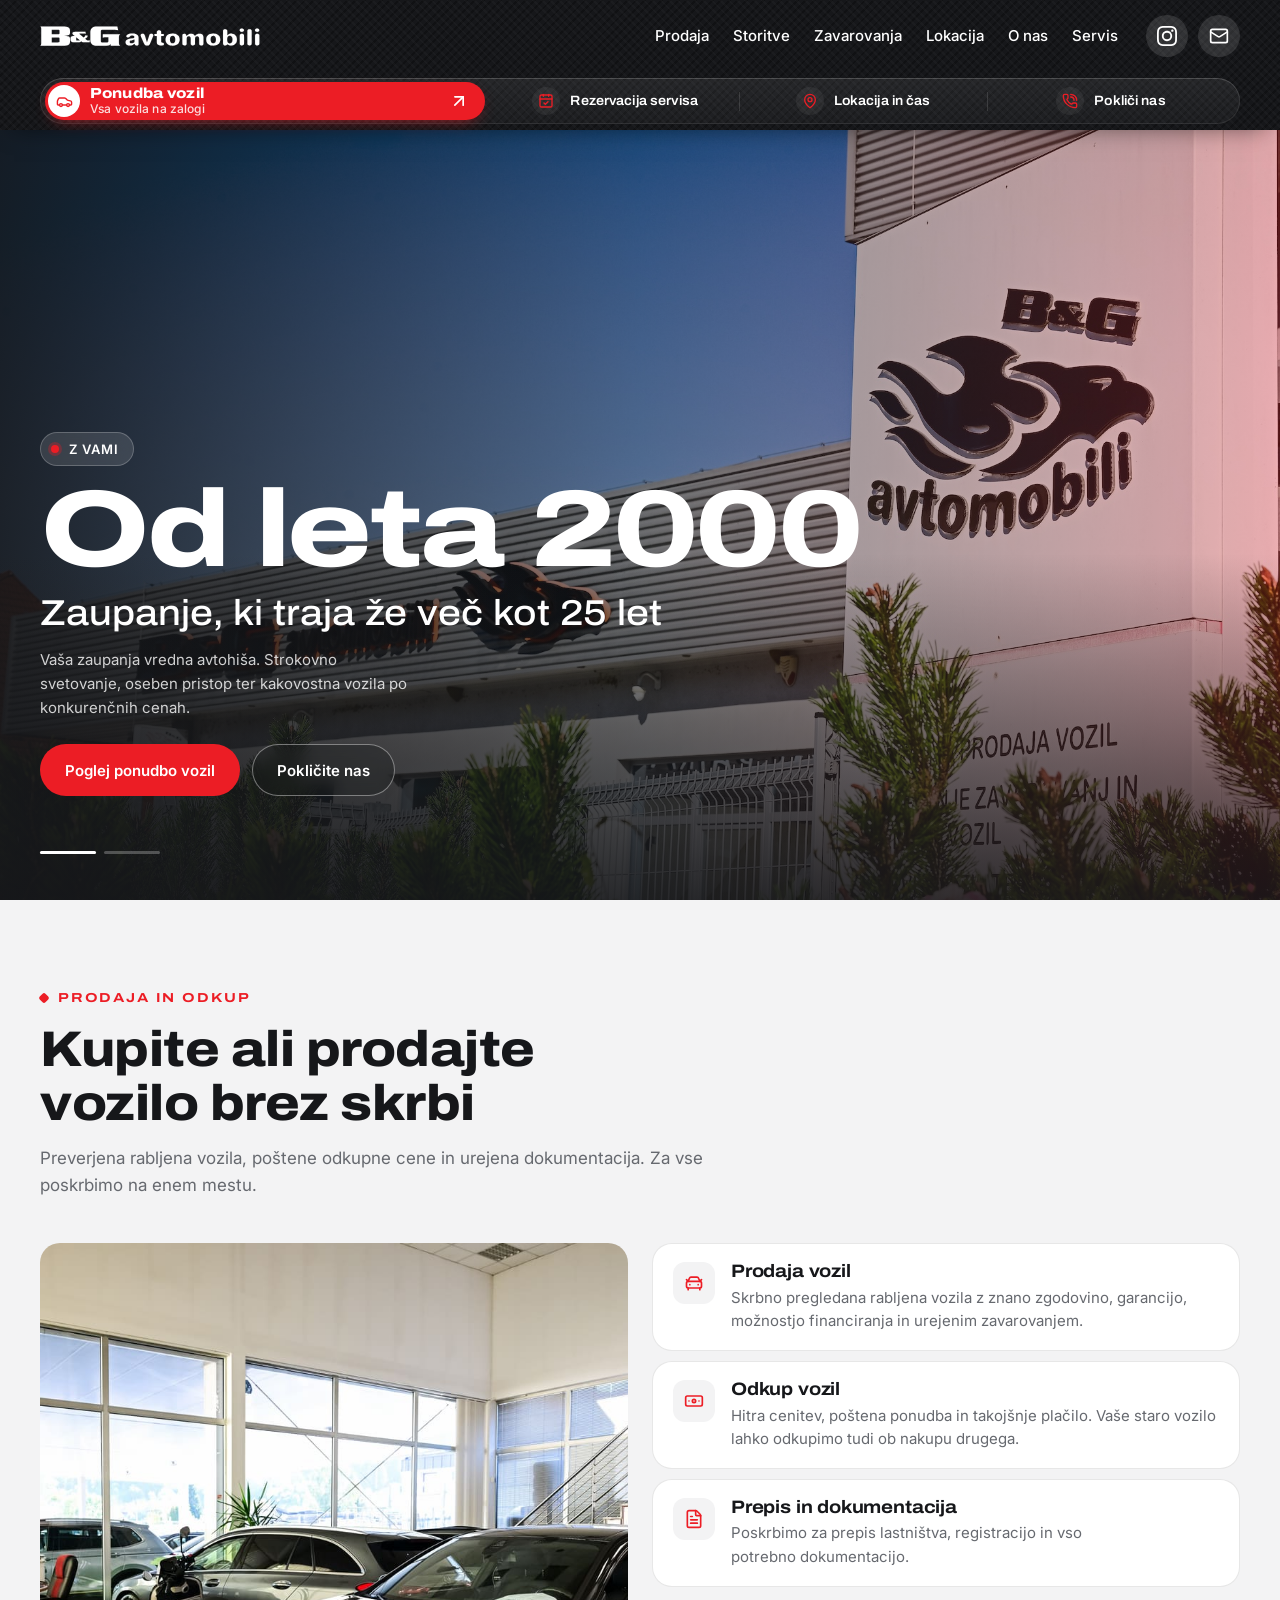
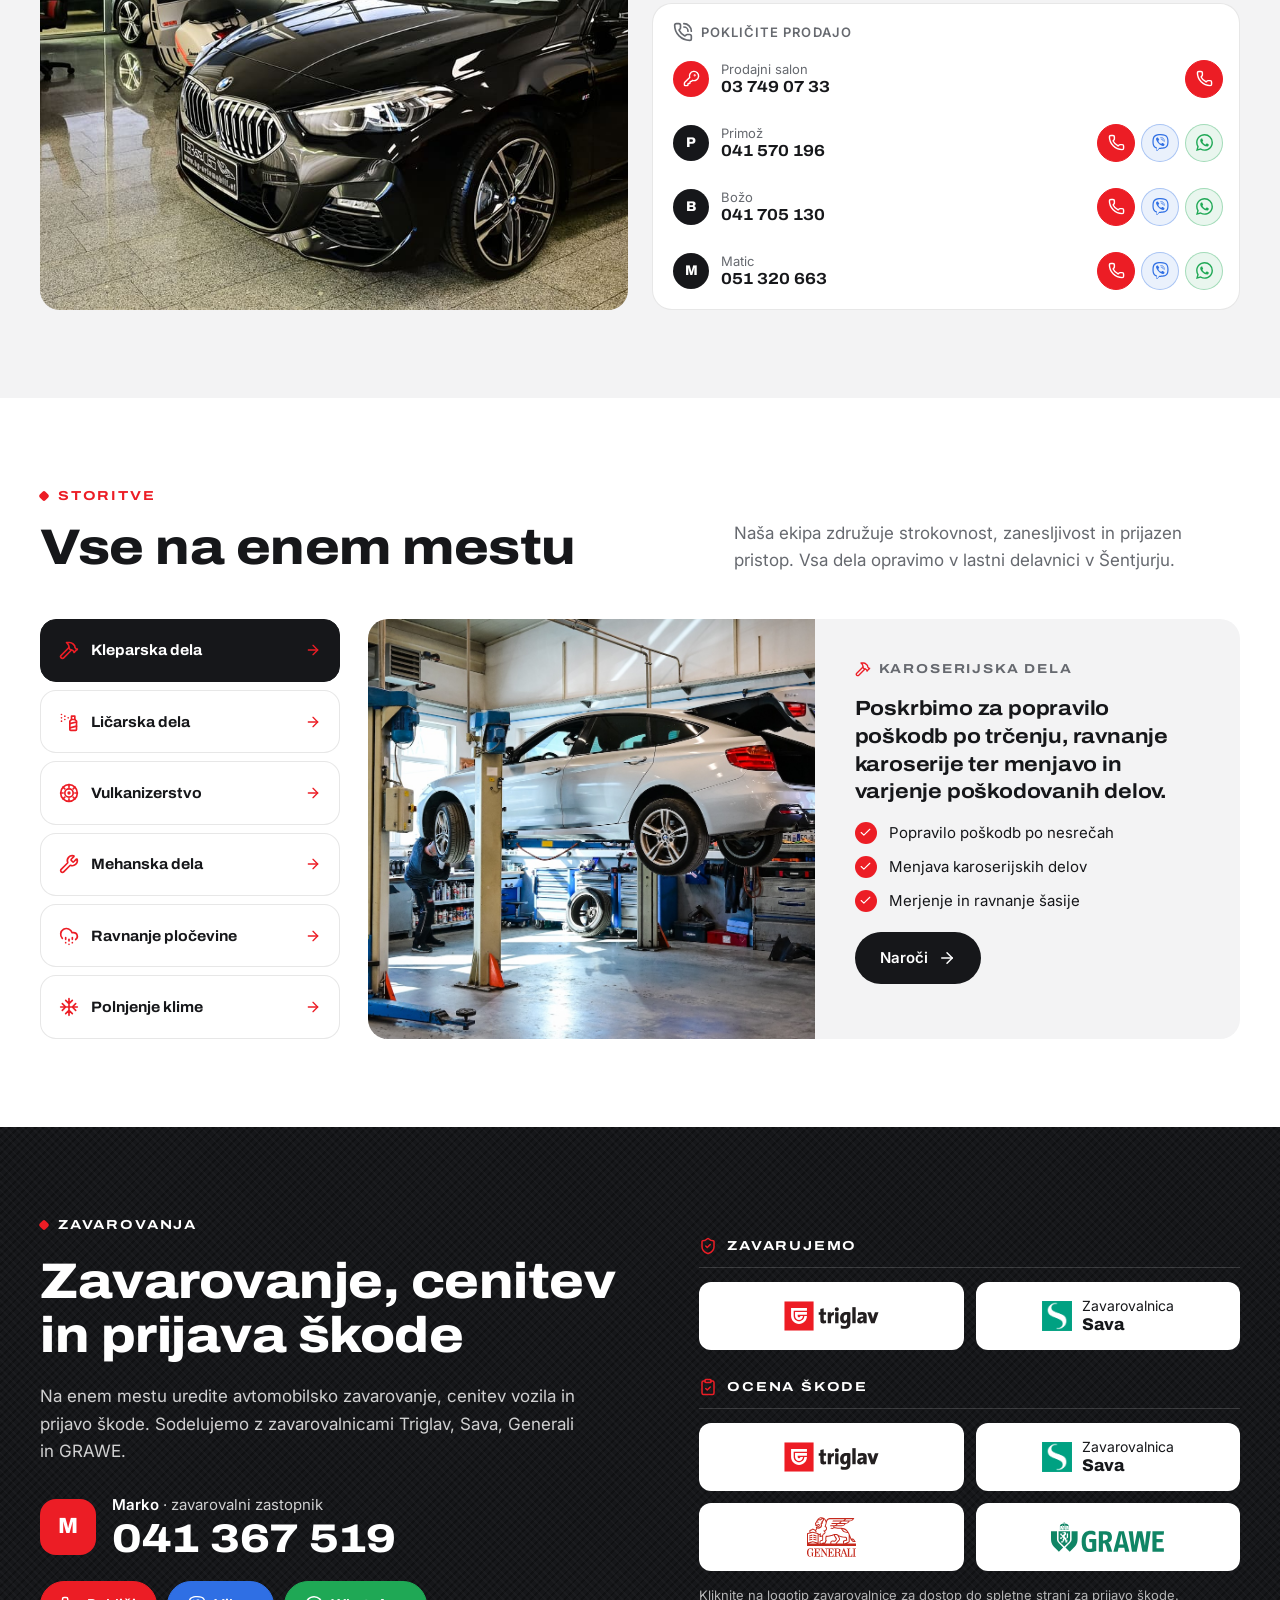
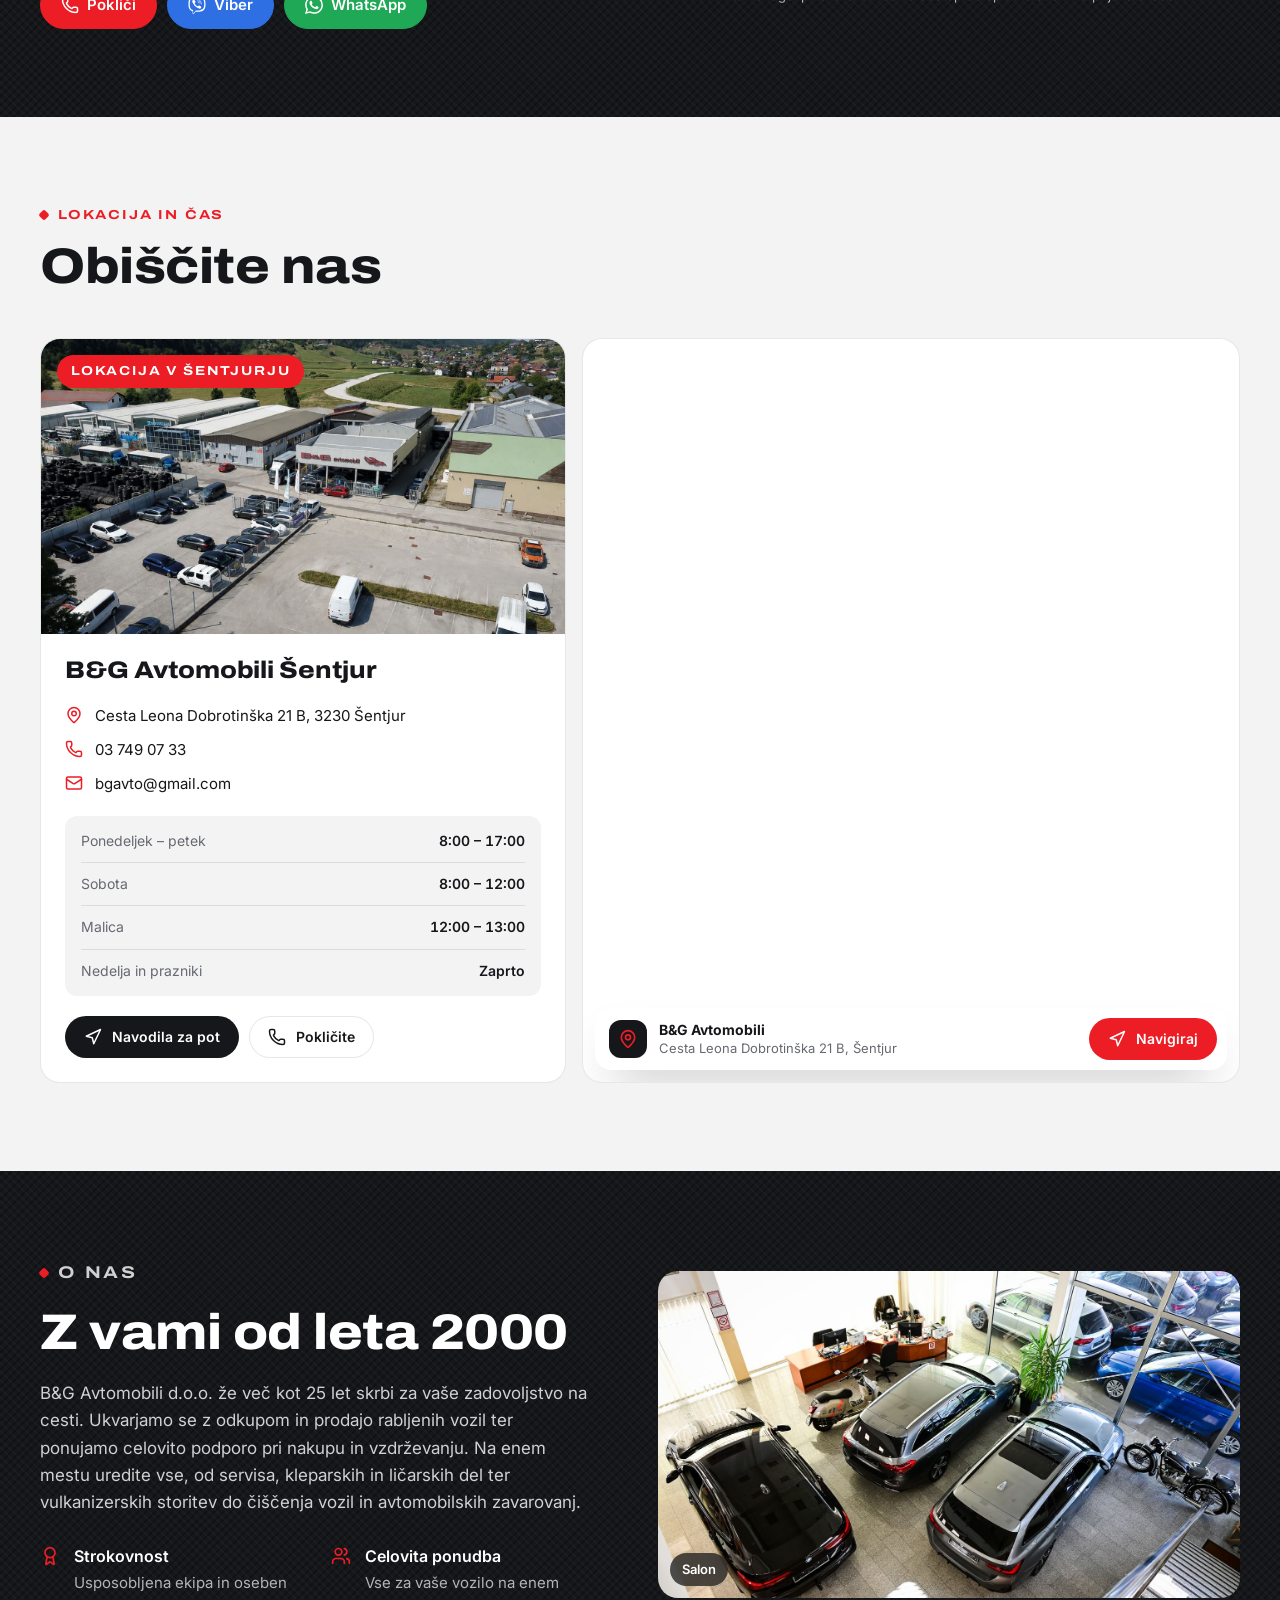
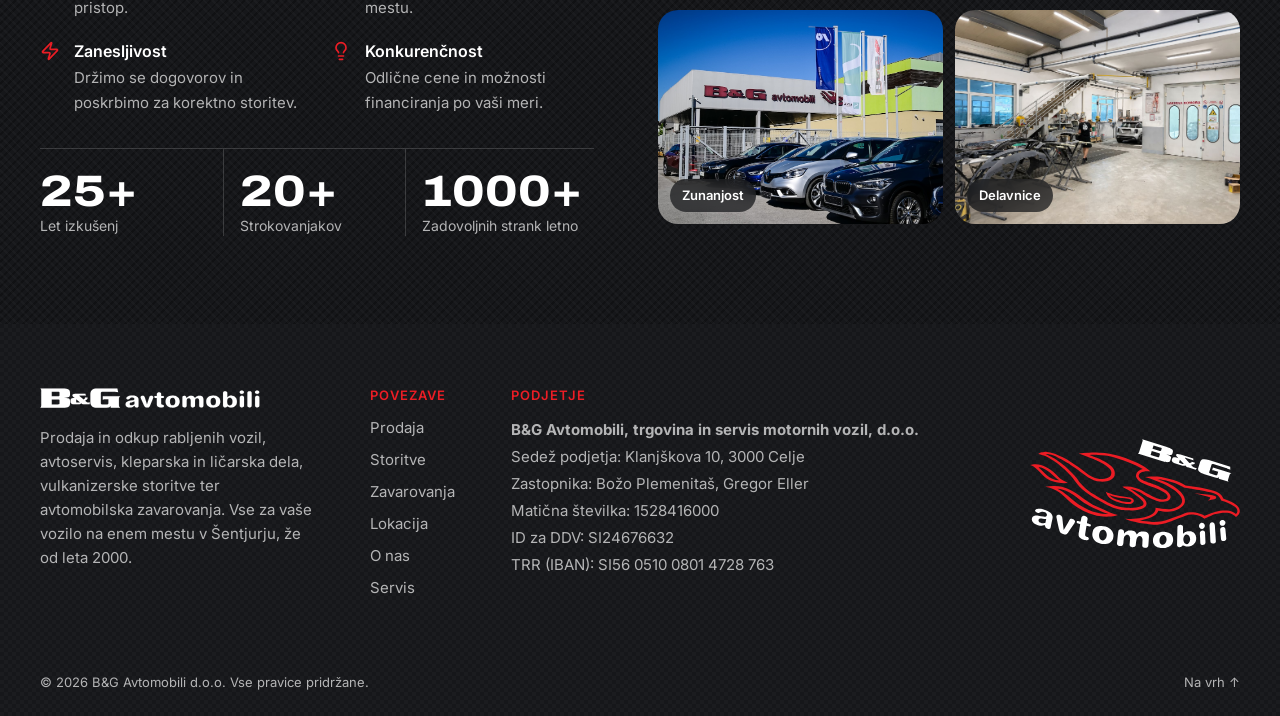
<file: index.html>
<!doctype html>
<html lang="sl">
<head>
  <meta charset="utf-8">
  <meta name="viewport" content="width=device-width, initial-scale=1, viewport-fit=cover">
  <title>B&amp;G Avtomobili Šentjur – prodaja, odkup, servis in zavarovanja vozil</title>
  <meta name="description" content="B&amp;G Avtomobili Šentjur: prodaja in odkup vozil, avtoservis, diagnostika, pnevmatike, kleparstvo, ličarstvo in zavarovanja. Zaupanje že več kot 25 let.">
  <meta name="robots" content="index, follow, max-image-preview:large, max-snippet:-1, max-video-preview:-1">
  <meta name="author" content="B&amp;G Avtomobili d.o.o.">
  <link rel="canonical" href="https://www.bg-avtomobili.si/">

  <!-- Geo & Local SEO -->
  <meta name="geo.region" content="SI">
  <meta name="geo.placename" content="Šentjur">
  <meta name="geo.position" content="46.2155;15.3942">
  <meta name="ICBM" content="46.2155, 15.3942">

  <!-- Open Graph / Facebook -->
  <meta property="og:type" content="website">
  <meta property="og:site_name" content="B&amp;G Avtomobili">
  <meta property="og:locale" content="sl_SI">
  <meta property="og:url" content="https://www.bg-avtomobili.si/">
  <meta property="og:title" content="B&amp;G Avtomobili Šentjur – prodaja, odkup, servis in zavarovanja vozil">
  <meta property="og:description" content="B&amp;G Avtomobili Šentjur: prodaja in odkup vozil, avtoservis, diagnostika, pnevmatike, kleparstvo, ličarstvo in zavarovanja. Zaupanje že več kot 25 let.">
  <meta property="og:image" content="https://www.bg-avtomobili.si/img/prodaja-1200.jpg">
  <meta property="og:image:secure_url" content="https://www.bg-avtomobili.si/img/prodaja-1200.jpg">
  <meta property="og:image:type" content="image/jpeg">
  <meta property="og:image:width" content="1200">
  <meta property="og:image:height" content="800">
  <meta property="og:image:alt" content="Prodajni salon z vozili B&amp;G Avtomobili Šentjur">

  <!-- Twitter / X -->
  <meta name="twitter:card" content="summary_large_image">
  <meta name="twitter:url" content="https://www.bg-avtomobili.si/">
  <meta name="twitter:title" content="B&amp;G Avtomobili Šentjur – prodaja, odkup, servis in zavarovanja vozil">
  <meta name="twitter:description" content="B&amp;G Avtomobili Šentjur: prodaja in odkup vozil, avtoservis, diagnostika, pnevmatike, kleparstvo, ličarstvo in zavarovanja. Zaupanje že več kot 25 let.">
  <meta name="twitter:image" content="https://www.bg-avtomobili.si/img/prodaja-1200.jpg">
  <meta name="twitter:image:alt" content="Prodajni salon z vozili B&amp;G Avtomobili Šentjur">

  <meta name="theme-color" content="#16171a">
  <link rel="icon" href="favicon.svg" type="image/svg+xml">
  <link rel="icon" href="favicon-32.png" sizes="32x32" type="image/png">
  <link rel="apple-touch-icon" href="apple-touch-icon.png">
  <link rel="manifest" href="site.webmanifest">
  <link rel="preconnect" href="https://fonts.googleapis.com">
  <link rel="preconnect" href="https://fonts.gstatic.com" crossorigin>
  <link href="https://fonts.googleapis.com/css2?family=Archivo:wdth,wght@100..125,400..900&family=Inter:wght@400;500;600&display=swap" rel="stylesheet">
  <link rel="preload" as="image" href="img/hero-start.jpg" imagesrcset="img/hero-start-480.jpg 480w, img/hero-start-800.jpg 800w, img/hero-start-1200.jpg 1200w, img/hero-start.jpg 2000w" imagesizes="(max-width: 768px) and (pointer: coarse) 120vw, 2000px" fetchpriority="high">
  <link rel="stylesheet" href="css/styles.css?v=10">

  <!-- Structured Data (Schema.org JSON-LD) -->
  <script type="application/ld+json">
  {
    "@context": "https://schema.org",
    "@graph": [
      {
        "@type": ["AutoDealer", "AutoRepair"],
        "@id": "https://www.bg-avtomobili.si/#organization",
        "name": "B&G Avtomobili",
        "legalName": "B&G Avtomobili, trgovina in servis motornih vozil, d.o.o.",
        "url": "https://www.bg-avtomobili.si/",
        "logo": {
          "@type": "ImageObject",
          "@id": "https://www.bg-avtomobili.si/#logo",
          "url": "https://www.bg-avtomobili.si/img/bg-logo.svg",
          "contentUrl": "https://www.bg-avtomobili.si/img/bg-logo.svg",
          "caption": "B&G Avtomobili logotip"
        },
        "image": [
          "https://www.bg-avtomobili.si/img/prodaja-1200.jpg",
          "https://www.bg-avtomobili.si/img/lokacija-1200.jpg",
          "https://www.bg-avtomobili.si/img/delavnice-1200.jpg"
        ],
        "description": "B&G Avtomobili d.o.o. v Šentjurju: prodaja in odkup rabljenih vozil, avtoservis, kleparska in ličarska popravila, vulkanizerstvo ter avtomobilska zavarovanja.",
        "telephone": "+38637490733",
        "email": "bgavto@gmail.com",
        "vatID": "SI24676632",
        "taxID": "SI24676632",
        "address": {
          "@type": "PostalAddress",
          "streetAddress": "Cesta Leona Dobrotinška 21 B",
          "addressLocality": "Šentjur",
          "postalCode": "3230",
          "addressCountry": "SI"
        },
        "geo": {
          "@type": "GeoCoordinates",
          "latitude": 46.2155,
          "longitude": 15.3942
        },
        "hasMap": "https://maps.google.com/maps?q=Cesta%20Leona%20Dobrotin%C5%A1ka%2021B%2C%203230%20%C5%A0entjur",
        "openingHoursSpecification": [
          {
            "@type": "OpeningHoursSpecification",
            "dayOfWeek": ["Monday", "Tuesday", "Wednesday", "Thursday", "Friday"],
            "opens": "08:00",
            "closes": "17:00"
          },
          {
            "@type": "OpeningHoursSpecification",
            "dayOfWeek": "Saturday",
            "opens": "08:00",
            "closes": "12:00"
          }
        ],
        "sameAs": [
          "https://www.instagram.com/bg_avtomobili/",
          "https://www.avto.net/_DEALERPAGES/results.asp?broker=1112&star=&izpis=1&oglasrubrika=1&oblika=0"
        ],
        "priceRange": "$$",
        "areaServed": {
          "@type": "Country",
          "name": "Slovenija"
        },
        "paymentAccepted": ["Gotovina", "Bančno nakazilo", "Financiranje"],
        "currenciesAccepted": "EUR"
      },
      {
        "@type": "WebSite",
        "@id": "https://www.bg-avtomobili.si/#website",
        "url": "https://www.bg-avtomobili.si/",
        "name": "B&G Avtomobili",
        "description": "B&G Avtomobili Šentjur – prodaja, odkup, servis in zavarovanja vozil",
        "publisher": {
          "@id": "https://www.bg-avtomobili.si/#organization"
        },
        "inLanguage": "sl-SI"
      },
      {
        "@type": "WebPage",
        "@id": "https://www.bg-avtomobili.si/#webpage",
        "url": "https://www.bg-avtomobili.si/",
        "name": "B&G Avtomobili Šentjur – prodaja, odkup, servis in zavarovanja vozil",
        "isPartOf": {
          "@id": "https://www.bg-avtomobili.si/#website"
        },
        "about": {
          "@id": "https://www.bg-avtomobili.si/#organization"
        },
        "inLanguage": "sl-SI"
      }
    ]
  }
  </script>
</head>
<body>
  <a class="skip" href="#vsebina">Preskoči na vsebino</a>

  <div class="top">
    <!-- MENU -->
    <header class="site-header">
      <div class="container header-inner">
        <a href="index.html" class="brand" aria-label="B&amp;G Avtomobili – domov">
          <img src="img/bg-logo.svg" alt="B&amp;G Avtomobili" width="220" height="20">
        </a>

        <input type="checkbox" id="nav-toggle" class="nav-toggle" aria-label="Odpri meni">
        <label for="nav-toggle" class="nav-burger" aria-hidden="true"><span></span><span></span></label>

        <nav class="site-nav" aria-label="Glavna navigacija">
          <ul>
            <li><a href="#prodaja">Prodaja</a></li>
            <li><a href="#storitve">Storitve</a></li>
            <li><a href="#zavarovanja">Zavarovanja</a></li>
            <li><a href="#lokacija">Lokacija</a></li>
            <li><a href="#o-nas">O nas</a></li>
            <li><a href="servis.html">Servis</a></li>
          </ul>
          <div class="nav-social">
            <a href="https://www.instagram.com/bg_avtomobili/" class="nav-ig" target="_blank" rel="noopener noreferrer" aria-label="B&amp;G Avtomobili na Instagramu">
              <span class="nav-ig__icon"><span class="i i-instagram" aria-hidden="true"></span></span>
              <span class="nav-ig__label">Instagram</span>
            </a>
            <a href="mailto:bgavto@gmail.com" class="nav-ig" aria-label="Pišite nam po e-pošti">
              <span class="nav-ig__icon"><span class="i i-mail" aria-hidden="true"></span></span>
              <span class="nav-ig__label">E-pošta</span>
            </a>
          </div>
        </nav>
      </div>
    </header>

    <!-- TRAY -->
    <nav class="tray" aria-label="Hitre povezave">
      <div class="container tray__inner">
        <a class="tray__item tray__item--main" href="https://www.avto.net/_DEALERPAGES/results.asp?broker=1112&amp;star=&amp;izpis=1&amp;oglasrubrika=1&amp;oblika=0" target="_blank" rel="noopener noreferrer">
          <span class="tray__icon"><span class="i i-car" aria-hidden="true"></span></span>
          <span class="tray__text">
            <span class="tray__label">Ponudba vozil</span>
            <span class="tray__sub">Vsa vozila na zalogi</span>
          </span>
          <span class="i i-arrow-up-right tray__arrow" aria-hidden="true"></span>
        </a>
        <a class="tray__item" href="servis.html#narocilo">
          <span class="tray__icon"><span class="i i-calendar-check" aria-hidden="true"></span></span>
          <span class="tray__label">Rezervacija servisa</span>
        </a>
        <a class="tray__item" href="#lokacija">
          <span class="tray__icon"><span class="i i-map-pin" aria-hidden="true"></span></span>
          <span class="tray__label">Lokacija in čas</span>
        </a>
        <a class="tray__item" href="tel:+38637490733">
          <span class="tray__icon"><span class="i i-phone-call" aria-hidden="true"></span></span>
          <span class="tray__label">Pokliči nas</span>
        </a>
      </div>
    </nav>
  </div>

  <main id="vsebina">
    <!-- HERO -->
    <section class="hero" aria-label="Aktualna ponudba">
      <h1 class="sr-only">B&amp;G Avtomobili – prodaja, odkup, servis in zavarovanja vozil v Šentjurju</h1>

      <div class="slides">
        <article class="slide slide-1 is-active" id="hero-slide-1" aria-roledescription="slide" aria-label="1 od 2">
          <img class="slide-img" src="img/hero-start.jpg" srcset="img/hero-start-480.jpg 480w, img/hero-start-800.jpg 800w, img/hero-start-1200.jpg 1200w, img/hero-start.jpg 2000w" sizes="(max-width: 768px) and (pointer: coarse) 120vw, 2000px" alt="" width="1024" height="1024" fetchpriority="high">
          <div class="slide-tint" aria-hidden="true"></div>
          <div class="container slide-content">
            <p class="slide-eyebrow"><span class="pulse-dot" aria-hidden="true"></span>Z vami</p>
            <p class="slide-title">Od leta 2000</p>
            <p class="slide-price">Zaupanje, ki traja že več kot 25 let</p>
            <p class="slide-note">Vaša zaupanja vredna avtohiša. Strokovno svetovanje, oseben pristop ter kakovostna vozila po konkurenčnih cenah.</p>
            <div class="slide-actions">
              <a href="https://www.avto.net/_DEALERPAGES/results.asp?broker=1112&amp;star=&amp;izpis=1&amp;oglasrubrika=1&amp;oblika=0" target="_blank" rel="noopener noreferrer" class="btn btn--red">Poglej ponudbo vozil</a>
              <a href="tel:+38637490733" class="btn btn--ghost">Pokličite nas</a>
            </div>
          </div>
        </article>

        <article class="slide slide-2" id="hero-slide-2" aria-roledescription="slide" aria-label="2 od 2">
          <img class="slide-img" src="img/hero-compact.jpg" srcset="img/hero-compact-480.jpg 480w, img/hero-compact-800.jpg 800w, img/hero-compact-1200.jpg 1200w, img/hero-compact.jpg 2000w" sizes="(max-width: 768px) and (pointer: coarse) 120vw, 2000px" alt="" width="1024" height="1024" loading="lazy" decoding="async">
          <div class="slide-tint" aria-hidden="true"></div>
          <div class="container slide-content">
            <p class="slide-eyebrow"><span class="pulse-dot" aria-hidden="true"></span>Novosti</p>
            <p class="slide-title">Prenovljena spletna stran</p>
            <p class="slide-price">V <strong>koraku</strong> s časom</p>
            <p class="slide-note">Sledimo novostim in izboljšujemo vašo izkušnjo, tudi na spletu.</p>
            <div class="slide-actions">
              <a href="https://www.avto.net/_DEALERPAGES/results.asp?broker=1112&amp;star=&amp;izpis=1&amp;oglasrubrika=1&amp;oblika=0" target="_blank" rel="noopener noreferrer" class="btn btn--red">Poglej ponudbo vozil</a>
              <a href="mailto:info@bg-avtomobili.si?subject=Pohvale in Predlogi" class="btn btn--ghost">Pišite nam</a>

            </div>
          </div>
        </article>
      </div>

      <div class="container hero-progress" role="group" aria-label="Izberi sliko">
        <button type="button" class="bar is-active" aria-controls="hero-slide-1" aria-current="true" aria-label="Prikaži 1. sliko"><i></i></button>
        <button type="button" class="bar" aria-controls="hero-slide-2" aria-label="Prikaži 2. sliko"><i></i></button>
      </div>
    </section>

    <!-- PRODAJA + KLICI -->
    <section id="prodaja" class="section section--soft" aria-labelledby="prodaja-title">
      <div class="container">
        <header class="section__head">
          <p class="eyebrow"><span class="dot" aria-hidden="true"></span>Prodaja in odkup</p>
          <h2 id="prodaja-title" class="section__title">Kupite ali prodajte vozilo brez skrbi</h2>
          <p class="section__lead">Preverjena rabljena vozila, poštene odkupne cene in urejena dokumentacija. Za vse poskrbimo na enem mestu.</p>
        </header>

        <div class="sales">
          <figure class="sales__media">
            <img src="img/prodaja.jpg" srcset="img/prodaja-480.jpg 480w, img/prodaja-800.jpg 800w, img/prodaja-1200.jpg 1200w, img/prodaja.jpg 1400w" sizes="(max-width: 768px) and (pointer: coarse) 100vw, 1400px" alt="Prodajni salon B&amp;G Avtomobili z vozili" width="1400" height="933" loading="lazy" decoding="async">
          </figure>

          <div class="sales__side">
          <div class="sales__cards">
            <article class="mini">
              <span class="mini__icon"><span class="i i-car-front" aria-hidden="true"></span></span>
              <div>
                <h3>Prodaja vozil</h3>
                <p>Skrbno pregledana rabljena vozila z znano zgodovino, garancijo, možnostjo financiranja in urejenim zavarovanjem.</p>
              </div>
            </article>
            <article class="mini">
              <span class="mini__icon"><span class="i i-banknote" aria-hidden="true"></span></span>
              <div>
                <h3>Odkup vozil</h3>
                <p>Hitra cenitev, poštena ponudba in takojšnje plačilo. Vaše staro vozilo lahko odkupimo tudi ob nakupu drugega.</p>
              </div>
            </article>
            <article class="mini">
              <span class="mini__icon"><span class="i i-file-text" aria-hidden="true"></span></span>
              <div>
                <h3>Prepis in dokumentacija</h3>
                <p>Poskrbimo za prepis lastništva, registracijo in vso potrebno dokumentacijo.</p>
              </div>
            </article>
          </div>

        <div class="calls">
          <p class="calls__title"><span class="i i-phone-call" aria-hidden="true"></span>Pokličite prodajo</p>
          <ul class="calls__list">
            <li class="call call--salon">
              <span class="call__avatar"><span class="i i-key-round" aria-hidden="true"></span></span>
              <span class="call__who">
                <span class="call__role">Prodajni salon</span>
                <a class="call__num" href="tel:+38637490733">03 749 07 33</a>
              </span>
              <span class="call__acts">
                <a class="ico ico--call" href="tel:+38637490733" aria-label="Pokliči prodajni salon"><span class="i i-phone" aria-hidden="true"></span></a>
              </span>
            </li>
            <li class="call">
              <span class="call__avatar" aria-hidden="true">P</span>
              <span class="call__who">
                <span class="call__role">Primož</span>
                <a class="call__num" href="tel:+38641570196">041 570 196</a>
              </span>
              <span class="call__acts">
                <a class="ico ico--call" href="tel:+38641570196" aria-label="Pokliči Primoža"><span class="i i-phone" aria-hidden="true"></span></a>
                <a class="ico ico--viber" href="viber://chat?number=%2B38641570196" aria-label="Viber – Primož"><span class="i i-viber" aria-hidden="true"></span></a>
                <a class="ico ico--wa" href="https://wa.me/38641570196" target="_blank" rel="noopener noreferrer" aria-label="WhatsApp – Primož"><span class="i i-whatsapp" aria-hidden="true"></span></a>
              </span>
            </li>
            <li class="call">
              <span class="call__avatar" aria-hidden="true">B</span>
              <span class="call__who">
                <span class="call__role">Božo</span>
                <a class="call__num" href="tel:+38641705130">041 705 130</a>
              </span>
              <span class="call__acts">
                <a class="ico ico--call" href="tel:+38641705130" aria-label="Pokliči Boža"><span class="i i-phone" aria-hidden="true"></span></a>
                <a class="ico ico--viber" href="viber://chat?number=%2B38641705130" aria-label="Viber – Božo"><span class="i i-viber" aria-hidden="true"></span></a>
                <a class="ico ico--wa" href="https://wa.me/38641705130" target="_blank" rel="noopener noreferrer" aria-label="WhatsApp – Božo"><span class="i i-whatsapp" aria-hidden="true"></span></a>
              </span>
            </li>
            <li class="call">
              <span class="call__avatar" aria-hidden="true">M</span>
              <span class="call__who">
                <span class="call__role">Matic</span>
                <a class="call__num" href="tel:+38651320663">051 320 663</a>
              </span>
              <span class="call__acts">
                <a class="ico ico--call" href="tel:+38651320663" aria-label="Pokliči Matica"><span class="i i-phone" aria-hidden="true"></span></a>
                <a class="ico ico--viber" href="viber://chat?number=%2B38651320663" aria-label="Viber – Matic"><span class="i i-viber" aria-hidden="true"></span></a>
                <a class="ico ico--wa" href="https://wa.me/38651320663" target="_blank" rel="noopener noreferrer" aria-label="WhatsApp – Matic"><span class="i i-whatsapp" aria-hidden="true"></span></a>
              </span>
            </li>
          </ul>
        </div>
          </div>
        </div>
      </div>
    </section>

    <!-- STORITVE (8) -->
    <section id="storitve" class="section" aria-labelledby="storitve-title">
      <div class="container">
        <header class="section__head section__head--split">
          <div class="section__head">
            <p class="eyebrow"><span class="dot" aria-hidden="true"></span>Storitve</p>
            <h2 id="storitve-title" class="section__title">Vse na enem mestu</h2>
          </div>
          <p class="section__lead">Naša ekipa združuje strokovnost, zanesljivost in prijazen pristop. Vsa dela opravimo v lastni delavnici v Šentjurju.</p>
        </header>

        <div class="nav-svc">
          <fieldset class="nav-svc__tabs">
            <legend class="sr-only">Izberite storitev</legend>
            <input type="radio" name="svc" id="svc-1" class="sr-only" checked>
            <label for="svc-1"><span class="i i-hammer" aria-hidden="true"></span><span>Kleparska dela</span><span class="i i-arrow-right tab-arrow" aria-hidden="true"></span></label>
            <input type="radio" name="svc" id="svc-2" class="sr-only">
            <label for="svc-2"><span class="i i-spray-can" aria-hidden="true"></span><span>Ličarska dela</span><span class="i i-arrow-right tab-arrow" aria-hidden="true"></span></label>
            <input type="radio" name="svc" id="svc-3" class="sr-only">
            <label for="svc-3"><span class="i i-tire" aria-hidden="true"></span><span>Vulkanizerstvo</span><span class="i i-arrow-right tab-arrow" aria-hidden="true"></span></label>
            <input type="radio" name="svc" id="svc-4" class="sr-only">
            <label for="svc-4"><span class="i i-wrench" aria-hidden="true"></span><span>Mehanska dela</span><span class="i i-arrow-right tab-arrow" aria-hidden="true"></span></label>
            <input type="radio" name="svc" id="svc-5" class="sr-only">
            <label for="svc-5"><span class="i i-cloud-hail" aria-hidden="true"></span><span>Ravnanje pločevine</span><span class="i i-arrow-right tab-arrow" aria-hidden="true"></span></label>
            <input type="radio" name="svc" id="svc-6" class="sr-only">
            <label for="svc-6"><span class="i i-snowflake" aria-hidden="true"></span><span>Polnjenje klime</span><span class="i i-arrow-right tab-arrow" aria-hidden="true"></span></label>
          </fieldset>

          <div class="nav-svc__panels">
            <article class="svc-panel svc-panel--1">
              <img src="img/kleparska-dela.jpg" srcset="img/kleparska-dela-480.jpg 480w, img/kleparska-dela-800.jpg 800w, img/kleparska-dela-1200.jpg 1200w, img/kleparska-dela.jpg 1400w" sizes="(max-width: 768px) and (pointer: coarse) 100vw, 1400px" alt="Klepar obdeluje pločevino na avtu" width="1400" height="933" loading="lazy" decoding="async">
              <div class="svc-panel__body">
                <p class="svc-panel__meta"><span class="i i-hammer" aria-hidden="true"></span>Karoserijska dela</p>
                <h3>Poskrbimo za popravilo poškodb po trčenju, ravnanje karoserije ter menjavo in varjenje poškodovanih delov.</h3>
                <ul class="checks">
                  <li><span class="check-mark"><span class="i i-check" aria-hidden="true"></span></span>Popravilo poškodb po nesrečah</li>
                  <li><span class="check-mark"><span class="i i-check" aria-hidden="true"></span></span>Menjava karoserijskih delov</li>
                  <li><span class="check-mark"><span class="i i-check" aria-hidden="true"></span></span>Merjenje in ravnanje šasije</li>

                </ul>
                <a href="servis.html#narocilo" class="btn btn--dark">Naroči<span class="i i-arrow-right" aria-hidden="true"></span></a>
              </div>
            </article>

            <article class="svc-panel svc-panel--2">
              <img src="img/licarska-dela.jpg" srcset="img/licarska-dela-480.jpg 480w, img/licarska-dela-800.jpg 800w, img/licarska-dela.jpg 933w" sizes="(max-width: 768px) and (pointer: coarse) 100vw, 933px" alt="Ličarska dela za vaš avtomobil" width="933" height="1400" loading="lazy" decoding="async">
              <div class="svc-panel__body">
                <p class="svc-panel__meta"><span class="i i-spray-can" aria-hidden="true"></span>Avtoličarska dela</p>
                <h3>Lakiranje v sodobni lakirni komori z natančnim ujemanjem originalnega odtenka in skrbno končno obdelavo.</h3>
                <ul class="checks">
                  <li><span class="check-mark"><span class="i i-check" aria-hidden="true"></span></span>Delno in celotno lakiranje vozil</li>
                  <li><span class="check-mark"><span class="i i-check" aria-hidden="true"></span></span>Računalniško mešanje barv</li>
                  <li><span class="check-mark"><span class="i i-check" aria-hidden="true"></span></span>Poliranje in zaščita laka</li>

                </ul>
                <a href="servis.html#narocilo" class="btn btn--dark">Naroči<span class="i i-arrow-right" aria-hidden="true"></span></a>
              </div>
            </article>

            <article class="svc-panel svc-panel--3">
              <img src="img/vulkanizerstvo.jpg" srcset="img/vulkanizerstvo-480.jpg 480w, img/vulkanizerstvo-800.jpg 800w, img/vulkanizerstvo.jpg 933w" sizes="(max-width: 768px) and (pointer: coarse) 100vw, 933px" alt="Platišča z zimskimi pnevmatikami v hotelu za pnevmatike" width="933" height="1400" loading="lazy" decoding="async">
              <div class="svc-panel__body">
                <p class="svc-panel__meta"><span class="i i-tire" aria-hidden="true"></span>Vulkanizerske storitve</p>
                <h3>Poskrbimo za varne in zanesljive pnevmatike v vseh letnih časih.</h3>
                <ul class="checks">
                  <li><span class="check-mark"><span class="i i-check" aria-hidden="true"></span></span>Sezonska menjava in centriranje</li>
                  <li><span class="check-mark"><span class="i i-check" aria-hidden="true"></span></span>Popravilo predrtih pnevmatik</li>
                  <li><span class="check-mark"><span class="i i-check" aria-hidden="true"></span></span>Prodaja novih pnevmatik</li>

                </ul>
                <a href="servis.html#narocilo" class="btn btn--dark">Naroči<span class="i i-arrow-right" aria-hidden="true"></span></a>
              </div>
            </article>

            <article class="svc-panel svc-panel--4">
              <img src="img/mehanska-dela.jpg" srcset="img/mehanska-dela-480.jpg 480w, img/mehanska-dela-800.jpg 800w, img/mehanska-dela.jpg 1050w" sizes="(max-width: 768px) and (pointer: coarse) 100vw, 1050px" alt="Razna mehanska dela za vaš avto" width="1050" height="1400" loading="lazy" decoding="async">
              <div class="svc-panel__body">
                <p class="svc-panel__meta"><span class="i i-wrench" aria-hidden="true"></span>Mehanska dela</p>
                <h3>Vzdrževanje in zanesljiva popravila vašega vozila s sodobno diagnostiko in kakovostnimi nadomestnimi deli.</h3>
                <ul class="checks">
                  <li><span class="check-mark"><span class="i i-check" aria-hidden="true"></span></span>Redni in izredni servisi</li>
                  <li><span class="check-mark"><span class="i i-check" aria-hidden="true"></span></span>Diagnostika in odpravljanje napak</li>
                  <li><span class="check-mark"><span class="i i-check" aria-hidden="true"></span></span>Raznovrstna popravila po naročilu</li>

                </ul>
                <a href="servis.html#narocilo" class="btn btn--dark">Naroči<span class="i i-arrow-right" aria-hidden="true"></span></a>
              </div>
            </article>

            <article class="svc-panel svc-panel--5">
              <img src="img/toca.jpg" srcset="img/toca-480.jpg 480w, img/toca-800.jpg 800w, img/toca-1200.jpg 1200w, img/toca.jpg 1400w" sizes="(max-width: 768px) and (pointer: coarse) 100vw, 1400px" alt="Hladno ravnanje pločevine po toči na karoseriji vozila" width="1400" height="933" loading="lazy" decoding="async">
              <div class="svc-panel__body">
                <p class="svc-panel__meta"><span class="i i-cloud-hail" aria-hidden="true"></span>Hladno ravnanje pločevine</p>
                <h3>Udrtine po toči odpravimo brez lakiranja, hitro in natančno, brez poseganja v originalni lak vašega vozila.</h3>
                <ul class="checks">
                  <li><span class="check-mark"><span class="i i-check" aria-hidden="true"></span></span>Ohranjanje tovarniškega laka</li>
                  <li><span class="check-mark"><span class="i i-check" aria-hidden="true"></span></span>Brez kitanja in lakiranja</li>
                  <li><span class="check-mark"><span class="i i-check" aria-hidden="true"></span></span>Ohranitev vrednosti vozila</li>
                </ul>
                <a href="servis.html#narocilo" class="btn btn--dark">Naroči<span class="i i-arrow-right" aria-hidden="true"></span></a>
              </div>
            </article>

            <article class="svc-panel svc-panel--6">
              <img src="img/polnjenje-klime.jpg" srcset="img/polnjenje-klime-480.jpg 480w, img/polnjenje-klime-800.jpg 800w, img/polnjenje-klime-1200.jpg 1200w, img/polnjenje-klime.jpg 1400w" sizes="(max-width: 768px) and (pointer: coarse) 100vw, 1400px" alt="Polnjenje klimatske naprave v vozilu" width="1400" height="933" loading="lazy" decoding="async">
              <div class="svc-panel__body">
                <p class="svc-panel__meta"><span class="i i-snowflake" aria-hidden="true"></span>Klimatske naprave</p>
                <h3>Poskrbimo za brezhibno delovanje klime, da je vožnja prijetna tudi v najbolj vročih dneh.</h3>
                <ul class="checks">
                  <li><span class="check-mark"><span class="i i-check" aria-hidden="true"></span></span>Polnjenje in preverjanje tesnosti</li>
                  <li><span class="check-mark"><span class="i i-check" aria-hidden="true"></span></span>Dezinfekcija in menjava filtra</li>
                  <li><span class="check-mark"><span class="i i-check" aria-hidden="true"></span></span>Diagnostika in popravilo klime</li>
                </ul>
                <a href="servis.html#narocilo" class="btn btn--dark">Naroči<span class="i i-arrow-right" aria-hidden="true"></span></a>
              </div>
            </article>
          </div>
        </div>
      </div>
    </section>

    <!-- ZAVAROVANJA (5) -->
    <section id="zavarovanja" class="section section--carbon" aria-labelledby="zavarovanja-title">
      <div class="container insure">
        <div class="insure__text">
          <p class="eyebrow eyebrow--light"><span class="dot" aria-hidden="true"></span>Zavarovanja</p>
          <h2 id="zavarovanja-title" class="section__title">Zavarovanje, cenitev in prijava škode</h2>
          <p class="insure__lead">Na enem mestu uredite avtomobilsko zavarovanje, cenitev vozila in prijavo škode. Sodelujemo z zavarovalnicami Triglav, Sava, Generali in GRAWE.</p>

          <div class="agent">
            <span class="agent__avatar" aria-hidden="true">M</span>
            <div>
              <p class="agent__name"><strong>Marko</strong> · zavarovalni zastopnik</p>
              <p class="agent__num"><a href="tel:+38641367519">041 367 519</a></p>
            </div>
          </div>

          <div class="insure__actions">
            <a class="act act--call" href="tel:+38641367519"><span class="i i-phone" aria-hidden="true"></span>Pokliči</a>
            <a class="act act--viber" href="viber://chat?number=%2B38641367519"><span class="i i-viber" aria-hidden="true"></span>Viber</a>
            <a class="act act--wa" href="https://wa.me/38641367519" target="_blank" rel="noopener noreferrer"><span class="i i-whatsapp" aria-hidden="true"></span>WhatsApp</a>
          </div>
        </div>

        <div class="insure__partners">
          <div class="partner-group">
            <h3 class="insure__partners-label"><span class="i i-shield-check" aria-hidden="true"></span>Zavarujemo</h3>
            <ul class="partners">
              <li>
                <a class="partner" href="https://www.triglav.si/zavarovanja/avtomobilska-zavarovanja" target="_blank" rel="noopener noreferrer">
                  <img src="img/triglav.svg" alt="Zavarovalnica Triglav – avtomobilska zavarovanja" width="716" height="226" loading="lazy" decoding="async">
                </a>
              </li>
              <li>
                <a class="partner partner--sava" href="https://www.zav-sava.si/zavarovanja-in-asistence/zavarovanja/nikoli-sami-v-avtu/" target="_blank" rel="noopener noreferrer">
                  <span class="partner__logo"><img src="img/sava.png" alt="" width="36" height="36" loading="lazy" decoding="async"><span>Zavarovalnica <strong>Sava</strong></span></span>
                </a>
              </li>
            </ul>
          </div>

          <div class="partner-group">
            <h3 class="insure__partners-label"><span class="i i-clipboard-check" aria-hidden="true"></span>Ocena škode</h3>
            <ul class="partners">
              <li>
                <a class="partner partner--claim" href="https://www.triglav.si/skode" target="_blank" rel="noopener noreferrer" aria-label="Triglav – ocena škode (nov zavihek)">
                  <img src="img/triglav.svg" alt="Zavarovalnica Triglav" width="716" height="226" loading="lazy" decoding="async">
                </a>
              </li>
              <li>
                <a class="partner partner--claim partner--sava" href="https://www.zav-sava.si/prijava-skode" target="_blank" rel="noopener noreferrer" aria-label="Sava – ocena škode (nov zavihek)">
                  <span class="partner__logo"><img src="img/sava.png" alt="" width="36" height="36" loading="lazy" decoding="async"><span>Zavarovalnica <strong>Sava</strong></span></span>
                </a>
              </li>
              <li>
                <a class="partner partner--claim" href="https://www.generali.si/prijava-skode" target="_blank" rel="noopener noreferrer" aria-label="Generali – ocena škode (nov zavihek)">
                  <img src="img/generali.svg" alt="Zavarovalnica Generali" width="89" height="73" class="partner__img--tall" loading="lazy" decoding="async">
                </a>
              </li>
              <li>
                <a class="partner partner--claim" href="https://www.grawe.si/prijava-skode" target="_blank" rel="noopener noreferrer" aria-label="Grawe – ocena škode (nov zavihek)">
                  <img src="img/grawe.svg" alt="Zavarovalnica GRAWE" width="691" height="183" loading="lazy" decoding="async">
                </a>
              </li>
            </ul>
            <p class="partners__note">Kliknite na logotip zavarovalnice za dostop do spletne strani za prijavo škode.</p>
          </div>
        </div>
      </div>
    </section>

    <!-- LOKACIJA IN ČAS -->
    <section id="lokacija" class="section section--soft" aria-labelledby="lokacija-title">
      <div class="container">
        <header class="section__head">
          <p class="eyebrow"><span class="dot" aria-hidden="true"></span>Lokacija in čas</p>
          <h2 id="lokacija-title" class="section__title">Obiščite nas</h2>
        </header>

        <div class="location">
          <article class="loc">
            <div class="loc__media">
              <img src="img/lokacija.jpg" srcset="img/lokacija-480.jpg 480w, img/lokacija-800.jpg 800w, img/lokacija-1200.jpg 1200w, img/lokacija.jpg 1400w" sizes="(max-width: 768px) and (pointer: coarse) 100vw, 1400px" alt="Prodajno-servisni center B&amp;G Avtomobili v Šentjurju" width="1400" height="1050" loading="lazy" decoding="async">
              <span class="loc__city">Lokacija v Šentjurju</span>
            </div>
            <div class="loc__body">
              <h3 class="loc__name">B&amp;G Avtomobili Šentjur</h3>
              <ul class="loc__list">
                <li><span class="i i-map-pin" aria-hidden="true"></span><address>Cesta Leona Dobrotinška 21 B, 3230 Šentjur</address></li>
                <li><span class="i i-phone" aria-hidden="true"></span><a href="tel:+38637490733">03 749 07 33</a></li>
                <li><span class="i i-mail" aria-hidden="true"></span><a href="mailto:bgavto@gmail.com">bgavto@gmail.com</a></li>
              </ul>
              <dl class="hours">
                <div><dt>Ponedeljek – petek</dt><dd>8:00 – 17:00</dd></div>
                <div><dt>Sobota</dt><dd>8:00 – 12:00</dd></div>
                <div><dt>Malica</dt><dd>12:00 – 13:00</dd></div>
                <div><dt>Nedelja in prazniki</dt><dd>Zaprto</dd></div>
              </dl>
              <div class="loc__actions">
                <a class="btn btn--dark btn--sm" href="https://www.google.com/maps/dir/?api=1&amp;destination=Cesta+Leona+Dobrotin%C5%A1ka+21B%2C+3230+%C5%A0entjur&amp;travelmode=driving" target="_blank" rel="noopener noreferrer"><span class="i i-navigation" aria-hidden="true"></span>Navodila za pot</a>
                <a class="btn btn--line btn--sm" href="tel:+38637490733"><span class="i i-phone" aria-hidden="true"></span>Pokličite</a>
              </div>
            </div>
          </article>

          <div class="location__map">
            <iframe title="Zemljevid lokacije B&amp;G Avtomobili Šentjur" src="https://maps.google.com/maps?q=Cesta%20Leona%20Dobrotin%C5%A1ka%2021B%2C%203230%20%C5%A0entjur&amp;z=15&amp;output=embed" loading="lazy" referrerpolicy="no-referrer"></iframe>
            <div class="map-nav">
              <div class="map-nav__info">
                <span class="map-nav__pin"><span class="i i-map-pin" aria-hidden="true"></span></span>
                <span><strong>B&amp;G Avtomobili</strong><small>Cesta Leona Dobrotinška 21 B, Šentjur</small></span>
              </div>
              <div class="map-nav__actions">
                <a class="btn btn--red btn--sm" href="https://www.google.com/maps/dir/?api=1&amp;destination=Cesta+Leona+Dobrotin%C5%A1ka+21B%2C+3230+%C5%A0entjur&amp;travelmode=driving" target="_blank" rel="noopener noreferrer"><span class="i i-navigation" aria-hidden="true"></span>Navigiraj</a>
              </div>
            </div>
          </div>
        </div>
      </div>
    </section>

    <!-- O NAS -->
    <section id="o-nas" class="section section--carbon" aria-labelledby="onas-title">
      <div class="container about">
        <div class="about__copy">
          <p class="eyebrow eyebrow--light"><span class="dot" aria-hidden="true"></span>O nas</p>
          <h2 id="onas-title" class="section__title">Z vami od leta 2000</h2>
          <p>B&amp;G Avtomobili d.o.o. že več kot 25 let skrbi za vaše zadovoljstvo na cesti. Ukvarjamo se z odkupom in prodajo rabljenih vozil ter ponujamo celovito podporo pri nakupu in vzdrževanju. Na enem mestu uredite vse, od servisa, kleparskih in ličarskih del ter vulkanizerskih storitev do čiščenja vozil in avtomobilskih zavarovanj.</p>


          <ul class="values">
            <li><span class="i i-award" aria-hidden="true"></span><div><strong>Strokovnost</strong><span>Usposobljena ekipa in oseben pristop.</span></div></li>
            <li><span class="i i-users" aria-hidden="true"></span><div><strong>Celovita ponudba</strong><span>Vse za vaše vozilo na enem mestu.</span></div></li>
            <li><span class="i i-zap" aria-hidden="true"></span><div><strong>Zanesljivost</strong><span>Držimo se dogovorov in poskrbimo za korektno storitev.</span></div></li>
            <li><span class="i i-lightbulb" aria-hidden="true"></span><div><strong>Konkurenčnost</strong><span>Odlične cene in možnosti financiranja po vaši meri.</span></div></li>
          </ul>

          <dl class="stats">
            <div><dt>Let izkušenj</dt><dd>25+</dd></div>
            <div><dt>Strokovanjakov</dt><dd>20+</dd></div>
            <div><dt>Zadovoljnih strank letno</dt><dd>1000+</dd></div>
          </dl>
        </div>

        <div class="gallery">
          <figure class="g-a">
            <img src="img/salon.jpg" srcset="img/salon-480.jpg 480w, img/salon-800.jpg 800w, img/salon-1200.jpg 1200w, img/salon.jpg 1400w" sizes="(max-width: 768px) and (pointer: coarse) 100vw, 1400px" alt="Notranjost prodajnega salona z vozili" width="1400" height="933" loading="lazy" decoding="async">
            <figcaption>Salon</figcaption>
          </figure>
          <figure class="g-b">
            <img src="img/zunanjost.jpg" srcset="img/zunanjost-480.jpg 480w, img/zunanjost-800.jpg 800w, img/zunanjost.jpg 1000w" sizes="(max-width: 768px) and (pointer: coarse) 50vw, 1000px" alt="Zunanjost prodajno-servisnega centra ob mraku" width="1400" height="1050" loading="lazy" decoding="async">
            <figcaption>Zunanjost</figcaption>
          </figure>
          <figure class="g-c">
            <img src="img/delavnice.jpg" srcset="img/delavnice-480.jpg 480w, img/delavnice-800.jpg 800w, img/delavnice-1200.jpg 1200w, img/delavnice.jpg 1400w" sizes="(max-width: 768px) and (pointer: coarse) 50vw, 1400px" alt="Naše modereno opremljene delavnice" width="1400" height="1050" loading="lazy" decoding="async">
            <figcaption>Delavnice</figcaption>
          </figure>
        </div>
      </div>
    </section>
  </main>

  <!-- FOOTER -->
  <footer class="site-footer">
    <div class="container footer-grid">
      <div class="footer-brand">
        <img src="img/bg-logo.svg" alt="B&amp;G Avtomobili" width="220" height="20" class="logo-invert" loading="lazy" decoding="async">
        <p>Prodaja in odkup rabljenih vozil, avtoservis, kleparska in ličarska dela, vulkanizerske storitve ter avtomobilska zavarovanja. Vse za vaše vozilo na enem mestu v Šentjurju, že od leta 2000.</p>
      </div>
      <nav aria-label="Noga strani">
        <h2 class="footer-title">Povezave</h2>
        <ul>
          <li><a href="#prodaja">Prodaja</a></li>
          <li><a href="#storitve">Storitve</a></li>
          <li><a href="#zavarovanja">Zavarovanja</a></li>
          <li><a href="#lokacija">Lokacija</a></li>
          <li><a href="#o-nas">O nas</a></li>
          <li><a href="servis.html">Servis</a></li>


        </ul>
      </nav>
      <address>
        <h2 class="footer-title">Podjetje</h2>
        <strong>B&amp;G Avtomobili, trgovina in servis motornih vozil, d.o.o.</strong><br>
        Sedež podjetja: Klanjškova 10, 3000 Celje<br>
        Zastopnika: Božo Plemenitaš, Gregor Eller<br>
        Matična številka: 1528416000<br>
        ID za DDV: SI24676632<br>
        TRR (IBAN): SI56 0510 0801 4728 763
      </address>
      <div class="footer-phoenix">
        <img src="img/bg-phoenix-light.svg" alt="" width="1095" height="568" loading="lazy" decoding="async">
      </div>
    </div>
    <div class="container footer-bottom">
      <p>© 2026 B&amp;G Avtomobili d.o.o. Vse pravice pridržane.</p>
      <a href="#vsebina">Na vrh ↑</a>
    </div>
  </footer>
  <script data-goatcounter="https://bgavtomobili.goatcounter.com/count"
          async src="//gc.zgo.at/count.js"></script>
  <script src="js/hero.js" defer></script>
</body>
</html>
</file>
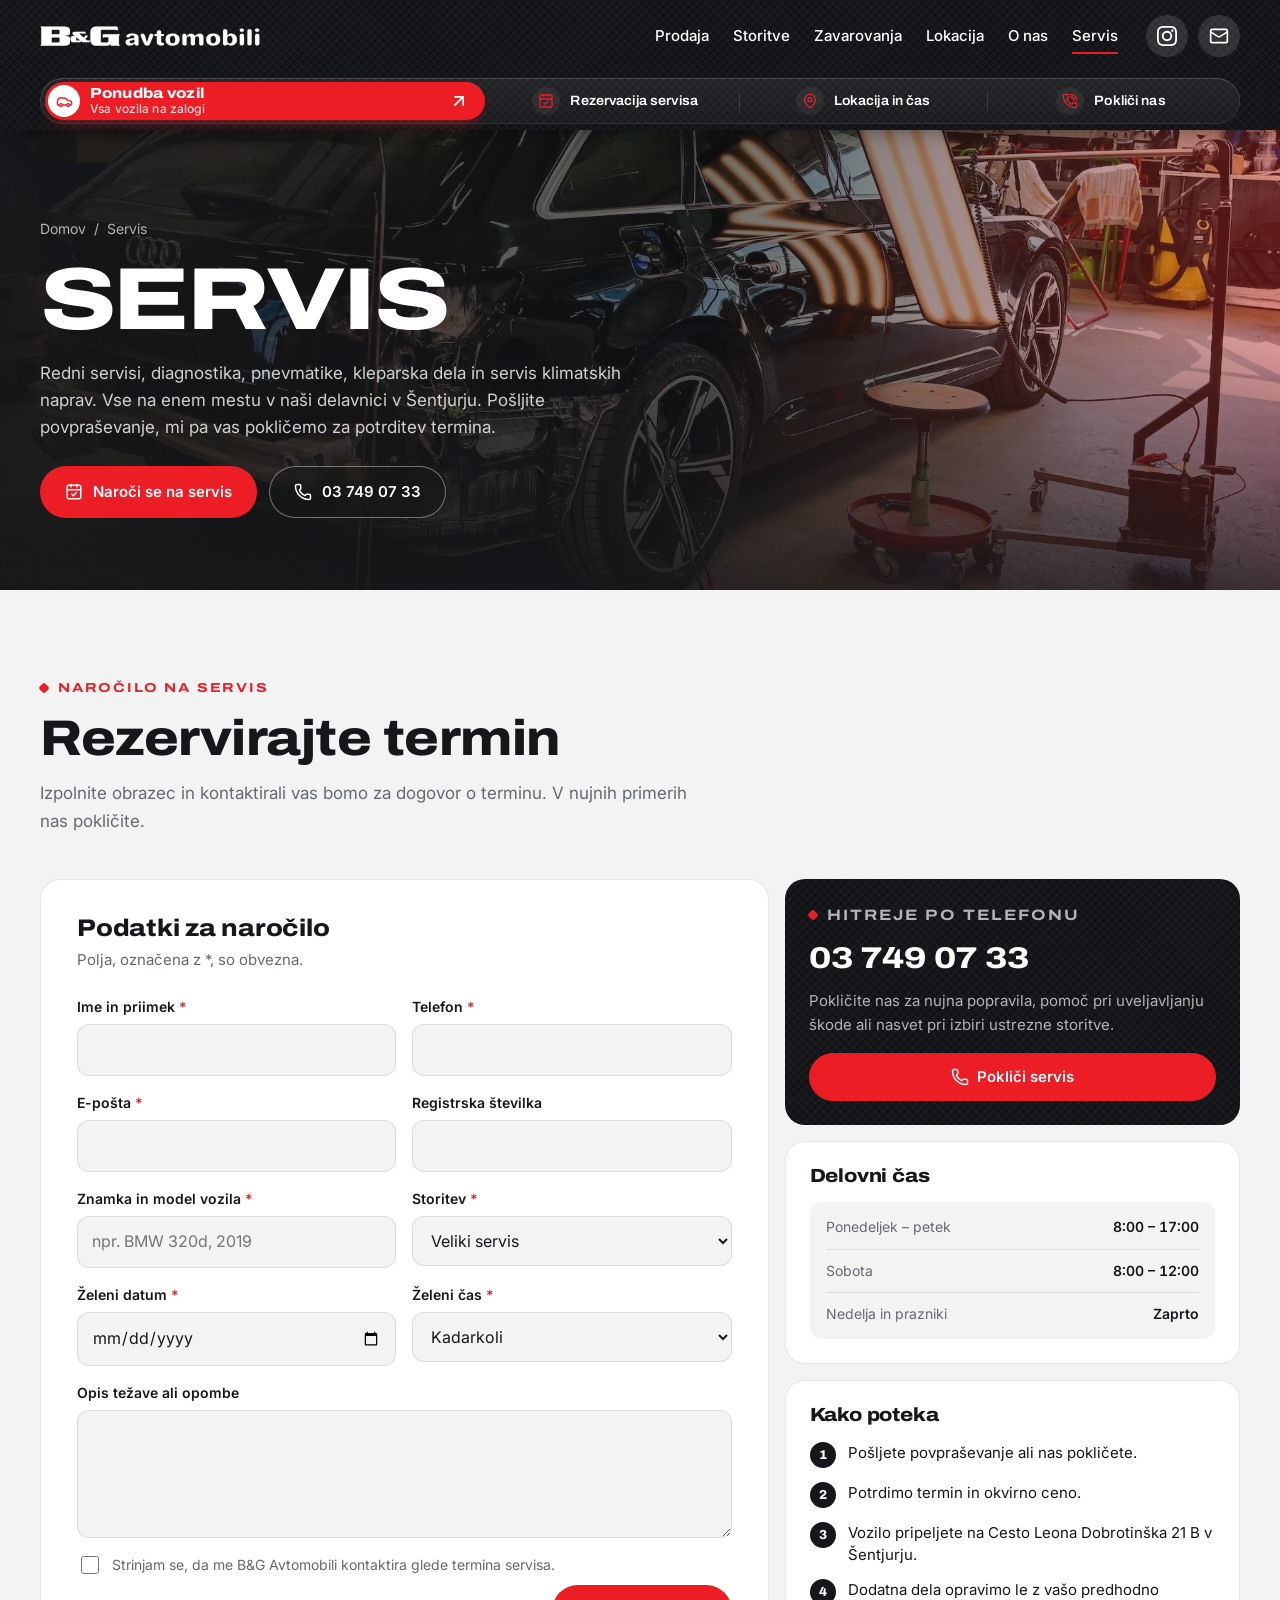
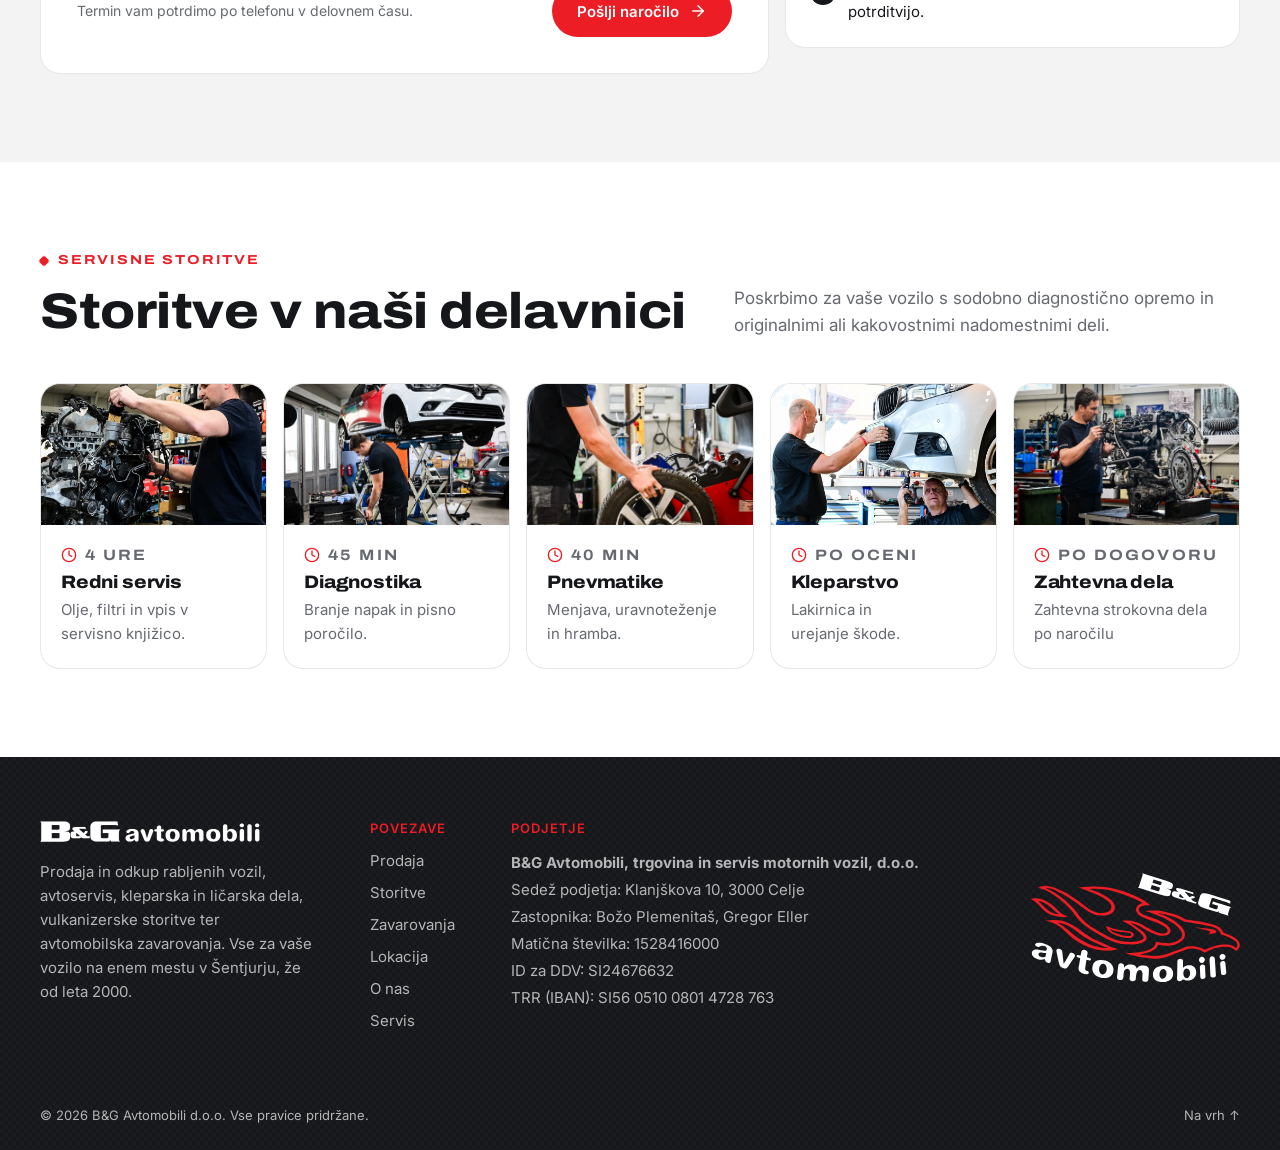
<file: servis.html>
<!doctype html>
<html lang="sl">
<head>
  <meta charset="utf-8">
  <meta name="viewport" content="width=device-width, initial-scale=1, viewport-fit=cover">
  <title>Servis in naročilo – B&amp;G Avtomobili Šentjur</title>
  <meta name="description" content="Naročite se na servis pri B&amp;G Avtomobili v Šentjurju: redni servis, diagnostika, pnevmatike, kleparstvo in ličarstvo ter servis klimatske naprave.">
  <meta name="robots" content="index, follow, max-image-preview:large, max-snippet:-1, max-video-preview:-1">
  <meta name="author" content="B&amp;G Avtomobili d.o.o.">
  <link rel="canonical" href="https://www.bg-avtomobili.si/servis.html">

  <!-- Geo & Local SEO -->
  <meta name="geo.region" content="SI">
  <meta name="geo.placename" content="Šentjur">
  <meta name="geo.position" content="46.2155;15.3942">
  <meta name="ICBM" content="46.2155, 15.3942">

  <!-- Open Graph / Facebook -->
  <meta property="og:type" content="website">
  <meta property="og:site_name" content="B&amp;G Avtomobili">
  <meta property="og:locale" content="sl_SI">
  <meta property="og:url" content="https://www.bg-avtomobili.si/servis.html">
  <meta property="og:title" content="Servis in naročilo – B&amp;G Avtomobili Šentjur">
  <meta property="og:description" content="Naročite se na servis pri B&amp;G Avtomobili v Šentjurju: redni servis, diagnostika, pnevmatike, kleparstvo in ličarstvo ter servis klimatske naprave.">
  <meta property="og:image" content="https://www.bg-avtomobili.si/img/servis-1200.jpg">
  <meta property="og:image:secure_url" content="https://www.bg-avtomobili.si/img/servis-1200.jpg">
  <meta property="og:image:type" content="image/jpeg">
  <meta property="og:image:width" content="1200">
  <meta property="og:image:height" content="800">
  <meta property="og:image:alt" content="Avtoservisna delavnica B&amp;G Avtomobili Šentjur">

  <!-- Twitter / X -->
  <meta name="twitter:card" content="summary_large_image">
  <meta name="twitter:url" content="https://www.bg-avtomobili.si/servis.html">
  <meta name="twitter:title" content="Servis in naročilo – B&amp;G Avtomobili Šentjur">
  <meta name="twitter:description" content="Naročite se na servis pri B&amp;G Avtomobili v Šentjurju: redni servis, diagnostika, pnevmatike, kleparstvo in ličarstvo ter servis klimatske naprave.">
  <meta name="twitter:image" content="https://www.bg-avtomobili.si/img/servis-1200.jpg">
  <meta name="twitter:image:alt" content="Avtoservisna delavnica B&amp;G Avtomobili Šentjur">

  <meta name="theme-color" content="#16171a">
  <link rel="icon" href="favicon.svg" type="image/svg+xml">
  <link rel="icon" href="favicon-32.png" sizes="32x32" type="image/png">
  <link rel="apple-touch-icon" href="apple-touch-icon.png">
  <link rel="manifest" href="site.webmanifest">
  <link rel="preconnect" href="https://fonts.googleapis.com">
  <link rel="preconnect" href="https://fonts.gstatic.com" crossorigin>
  <link href="https://fonts.googleapis.com/css2?family=Archivo:wdth,wght@100..125,400..900&family=Inter:wght@400;500;600&display=swap" rel="stylesheet">
  <link rel="preload" as="image" href="img/servis.jpg" imagesrcset="img/servis-480.jpg 480w, img/servis-800.jpg 800w, img/servis-1200.jpg 1200w, img/servis.jpg 1800w" imagesizes="(max-width: 768px) and (pointer: coarse) 120vw, 1800px" fetchpriority="high">
  <link rel="stylesheet" href="css/styles.css?v=10">

  <!-- Structured Data (Schema.org JSON-LD) -->
  <script type="application/ld+json">
  {
    "@context": "https://schema.org",
    "@graph": [
      {
        "@type": "AutoRepair",
        "@id": "https://www.bg-avtomobili.si/servis.html#service",
        "name": "B&G Avtomobili – Avtoservis",
        "url": "https://www.bg-avtomobili.si/servis.html",
        "description": "Naročite se na servis pri B&G Avtomobili v Šentjurju: redni servis, diagnostika, pnevmatike, kleparstvo in ličarstvo ter servis klimatske naprave.",
        "parentOrganization": {
          "@type": "AutoDealer",
          "name": "B&G Avtomobili d.o.o.",
          "url": "https://www.bg-avtomobili.si/"
        },
        "telephone": "+38637490733",
        "email": "bgavto@gmail.com",
        "image": "https://www.bg-avtomobili.si/img/servis-1200.jpg",
        "address": {
          "@type": "PostalAddress",
          "streetAddress": "Cesta Leona Dobrotinška 21 B",
          "addressLocality": "Šentjur",
          "postalCode": "3230",
          "addressCountry": "SI"
        },
        "geo": {
          "@type": "GeoCoordinates",
          "latitude": 46.2155,
          "longitude": 15.3942
        },
        "openingHoursSpecification": [
          {
            "@type": "OpeningHoursSpecification",
            "dayOfWeek": ["Monday", "Tuesday", "Wednesday", "Thursday", "Friday"],
            "opens": "08:00",
            "closes": "17:00"
          },
          {
            "@type": "OpeningHoursSpecification",
            "dayOfWeek": "Saturday",
            "opens": "08:00",
            "closes": "12:00"
          }
        ],
        "hasOfferCatalog": {
          "@type": "OfferCatalog",
          "name": "Servisne storitve",
          "itemListElement": [
            {
              "@type": "Offer",
              "itemOffered": {
                "@type": "Service",
                "name": "Redni servis",
                "description": "Olje, filtri in vpis v servisno knjižico."
              }
            },
            {
              "@type": "Offer",
              "itemOffered": {
                "@type": "Service",
                "name": "Diagnostika",
                "description": "Branje napak in pisno poročilo."
              }
            },
            {
              "@type": "Offer",
              "itemOffered": {
                "@type": "Service",
                "name": "Pnevmatike",
                "description": "Menjava, uravnoteženje in hramba."
              }
            },
            {
              "@type": "Offer",
              "itemOffered": {
                "@type": "Service",
                "name": "Kleparstvo",
                "description": "Lakirnica in urejanje škode."
              }
            },
            {
              "@type": "Offer",
              "itemOffered": {
                "@type": "Service",
                "name": "Zahtevna dela",
                "description": "Zahtevna strokovna dela po naročilu."
              }
            },
            {
              "@type": "Offer",
              "itemOffered": {
                "@type": "Service",
                "name": "Servis klimatske naprave",
                "description": "Polnjenje klimatske naprave, preverjanje tesnosti in dezinfekcija."
              }
            }
          ]
        }
      },
      {
        "@type": "BreadcrumbList",
        "@id": "https://www.bg-avtomobili.si/servis.html#breadcrumb",
        "itemListElement": [
          {
            "@type": "ListItem",
            "position": 1,
            "name": "Domov",
            "item": "https://www.bg-avtomobili.si/"
          },
          {
            "@type": "ListItem",
            "position": 2,
            "name": "Servis",
            "item": "https://www.bg-avtomobili.si/servis.html"
          }
        ]
      },
      {
        "@type": "WebPage",
        "@id": "https://www.bg-avtomobili.si/servis.html#webpage",
        "url": "https://www.bg-avtomobili.si/servis.html",
        "name": "Servis in naročilo – B&G Avtomobili Šentjur",
        "description": "Naročite se na servis pri B&G Avtomobili v Šentjurju: redni servis, diagnostika, pnevmatike, kleparstvo in ličarstvo ter servis klimatske naprave.",
        "breadcrumb": {
          "@id": "https://www.bg-avtomobili.si/servis.html#breadcrumb"
        },
        "inLanguage": "sl-SI"
      }
    ]
  }
  </script>
</head>
<body>
  <a class="skip" href="#vsebina">Preskoči na vsebino</a>

  <div class="top">
    <header class="site-header">
      <div class="container header-inner">
        <a href="index.html" class="brand" aria-label="B&amp;G Avtomobili – domov">
          <img src="img/bg-logo.svg" alt="B&amp;G Avtomobili" width="220" height="20">
        </a>

        <input type="checkbox" id="nav-toggle" class="nav-toggle" aria-label="Odpri meni">
        <label for="nav-toggle" class="nav-burger" aria-hidden="true"><span></span><span></span></label>

        <nav class="site-nav" aria-label="Glavna navigacija">
          <ul>
            <li><a href="index.html#prodaja">Prodaja</a></li>
            <li><a href="index.html#storitve">Storitve</a></li>
            <li><a href="index.html#zavarovanja">Zavarovanja</a></li>
            <li><a href="index.html#lokacija">Lokacija</a></li>
            <li><a href="index.html#o-nas">O nas</a></li>
            <li><a href="servis.html" aria-current="page">Servis</a></li>
          </ul>
          <div class="nav-social">
            <a href="https://www.instagram.com/bg_avtomobili/" class="nav-ig" target="_blank" rel="noopener noreferrer" aria-label="B&amp;G Avtomobili na Instagramu">
              <span class="nav-ig__icon"><span class="i i-instagram" aria-hidden="true"></span></span>
              <span class="nav-ig__label">Instagram</span>
            </a>
            <a href="mailto:bgavto@gmail.com" class="nav-ig" aria-label="Pišite nam po e-pošti">
              <span class="nav-ig__icon"><span class="i i-mail" aria-hidden="true"></span></span>
              <span class="nav-ig__label">E-pošta</span>
            </a>
          </div>
        </nav>
      </div>
    </header>

    <nav class="tray" aria-label="Hitre povezave">
      <div class="container tray__inner">
        <a class="tray__item tray__item--main" href="https://www.avto.net/_DEALERPAGES/results.asp?broker=1112&amp;star=&amp;izpis=1&amp;oglasrubrika=1&amp;oblika=0" target="_blank" rel="noopener noreferrer">
          <span class="tray__icon"><span class="i i-car" aria-hidden="true"></span></span>
          <span class="tray__text">
            <span class="tray__label">Ponudba vozil</span>
            <span class="tray__sub">Vsa vozila na zalogi</span>
          </span>
          <span class="i i-arrow-up-right tray__arrow" aria-hidden="true"></span>
        </a>
        <a class="tray__item" href="#narocilo">
          <span class="tray__icon"><span class="i i-calendar-check" aria-hidden="true"></span></span>
          <span class="tray__label">Rezervacija servisa</span>
        </a>
        <a class="tray__item" href="index.html#lokacija">
          <span class="tray__icon"><span class="i i-map-pin" aria-hidden="true"></span></span>
          <span class="tray__label">Lokacija in čas</span>
        </a>
        <a class="tray__item" href="tel:+38637490733">
          <span class="tray__icon"><span class="i i-phone-call" aria-hidden="true"></span></span>
          <span class="tray__label">Pokliči nas</span>
        </a>
      </div>
    </nav>
  </div>

  <main id="vsebina">
    <section class="page-hero" aria-labelledby="servis-title">
      <img class="page-hero__img" src="img/servis.jpg" srcset="img/servis-480.jpg 480w, img/servis-800.jpg 800w, img/servis-1200.jpg 1200w, img/servis.jpg 1800w" sizes="(max-width: 768px) and (pointer: coarse) 120vw, 1800px" alt="Avtoservisna delavnica B&amp;G Avtomobili" width="1024" height="1024" fetchpriority="high">
      <div class="container page-hero__inner">
        <nav class="crumbs" aria-label="Drobtinice">
          <a href="index.html">Domov</a><span aria-hidden="true">/</span><span aria-current="page">Servis</span>
        </nav>
        <h1 id="servis-title" class="page-hero__title">Servis</h1>
        <p class="page-hero__lead">Redni servisi, diagnostika, pnevmatike, kleparska dela in servis klimatskih naprav. Vse na enem mestu v naši delavnici v Šentjurju. Pošljite povpraševanje, mi pa vas pokličemo za potrditev termina.</p>
        <div class="page-hero__actions">
          <a href="#narocilo" class="btn btn--red"><span class="i i-calendar-check" aria-hidden="true"></span>Naroči se na servis</a>
          <a href="tel:+38637490733" class="btn btn--ghost"><span class="i i-phone" aria-hidden="true"></span>03 749 07 33</a>
        </div>
      </div>
    </section>

    <!-- NAROČILO (pripravljeno za spletno naročanje) -->
    <section id="narocilo" class="section section--soft" aria-labelledby="narocilo-title">
      <div class="container">
        <header class="section__head">
          <p class="eyebrow"><span class="dot" aria-hidden="true"></span>Naročilo na servis</p>
          <h2 id="narocilo-title" class="section__title">Rezervirajte termin</h2>
          <p class="section__lead">Izpolnite obrazec in kontaktirali vas bomo za dogovor o terminu. V nujnih primerih nas pokličite.</p>
        </header>

        <div class="booking">
          <form class="form-card" id="servis-form" action="https://formsubmit.co/bgavto@gmail.com" method="post">
            <h3 class="form-card__title">Podatki za naročilo</h3>
            <p class="form-card__lead">Polja, označena z *, so obvezna.</p>

            <input type="hidden" name="_subject" value="Novo naročilo na servis – spletna stran">
            <input type="hidden" name="_template" value="table">
            <input type="hidden" name="_captcha" value="false">
            <input type="text" name="_honey" class="form-honey" tabindex="-1" autocomplete="off" aria-hidden="true">

            <div class="form-grid">
              <div class="field">
                <label for="f-ime">Ime in priimek <span>*</span></label>
                <input id="f-ime" name="Ime" type="text" autocomplete="name" required>
              </div>
              <div class="field">
                <label for="f-tel">Telefon <span>*</span></label>
                <input id="f-tel" name="Telefon" type="tel" autocomplete="tel" inputmode="tel" required>
              </div>
              <div class="field">
                <label for="f-email">E-pošta <span>*</span></label>
                <input id="f-email" name="E-posta" type="email" autocomplete="email" required>
              </div>
              <div class="field">
                <label for="f-reg">Registrska številka</label>
                <input id="f-reg" name="Registrska" type="text" autocapitalize="characters">
              </div>
              <div class="field">
                <label for="f-vozilo">Znamka in model vozila <span>*</span></label>
                <input id="f-vozilo" name="Vozilo" type="text" placeholder="npr. BMW 320d, 2019" required>
              </div>
              <div class="field">
                <label for="f-storitev">Storitev <span>*</span></label>
                <select id="f-storitev" name="Storitev" required>
                  <option value="Veliki servis">Veliki servis</option>
                  <option value="Mali servis">Mali servis</option>
                  <option value="Pnevmatike">Pnevmatike</option>
                  <option value="Kleparstvo in ličarstvo">Kleparstvo in ličarstvo</option>
                  <option value="Ravnanje pločevine">Ravnanje pločevine po toči</option>
                  <option value="Klimatska naprava">Servis klimatske naprave</option>
                  <option value="Drugo">Drugo</option>
                </select>
              </div>
              <div class="field">
                <label for="f-datum">Želeni datum <span>*</span></label>
                <input id="f-datum" name="Datum" type="date" required>
              </div>
              <div class="field">
                <label for="f-cas">Želeni čas <span>*</span></label>
                <select id="f-cas" name="Cas">
                  <option value="Kadarkoli">Kadarkoli</option>
                  <option value="Dopoldne">Dopoldne (8:00 – 12:00)</option>
                  <option value="Popoldne">Popoldne (13:00 – 17:00)</option>
                </select>
              </div>
              <div class="field field--full">
                <label for="f-opis">Opis težave ali opombe</label>
                <textarea id="f-opis" name="Opis" rows="4"></textarea>
              </div>
              <label class="consent field--full">
                <input type="checkbox" name="Soglasje" value="da" required>
                Strinjam se, da me B&amp;G Avtomobili kontaktira glede termina servisa.
              </label>
            </div>

            <div class="form-foot">
              <p>Termin vam potrdimo po telefonu v delovnem času.</p>
              <button type="submit" class="btn btn--red">Pošlji naročilo<span class="i i-arrow-right" aria-hidden="true"></span></button>
            </div>
            <p class="form-status" role="status" aria-live="polite" hidden></p>
          </form>

          <aside class="aside" aria-label="Informacije o servisu">
            <div class="aside-card aside-card--carbon">
              <p class="eyebrow eyebrow--light"><span class="dot" aria-hidden="true"></span>Hitreje po telefonu</p>
              <a class="aside-card__num" href="tel:+38637490733">03 749 07 33</a>
              <p>Pokličite nas za nujna popravila, pomoč pri uveljavljanju škode ali nasvet pri izbiri ustrezne storitve.</p>
              <a class="act act--call" href="tel:+38637490733"><span class="i i-phone" aria-hidden="true"></span>Pokliči servis</a>
            </div>

            <div class="aside-card">
              <h3>Delovni čas</h3>
              <dl class="hours">
                <div><dt>Ponedeljek – petek</dt><dd>8:00 – 17:00</dd></div>
                <div><dt>Sobota</dt><dd>8:00 – 12:00</dd></div>
                <div><dt>Nedelja in prazniki</dt><dd>Zaprto</dd></div>
              </dl>
            </div>

            <div class="aside-card">
              <h3>Kako poteka</h3>
              <ol class="steps">
                <li>Pošljete povpraševanje ali nas pokličete.</li>
                <li>Potrdimo termin in okvirno ceno.</li>
                <li>Vozilo pripeljete na Cesto Leona Dobrotinška 21 B v Šentjurju.</li>
                <li>Dodatna dela opravimo le z vašo predhodno potrditvijo.</li>
              </ol>
            </div>
          </aside>
        </div>
      </div>
    </section>

    <section class="section" aria-labelledby="ponudba-title">
      <div class="container">
        <header class="section__head section__head--split">
          <div class="section__head">
            <p class="eyebrow"><span class="dot" aria-hidden="true"></span>Servisne storitve</p>
            <h2 id="ponudba-title" class="section__title">Storitve v naši delavnici</h2>
          </div>
          <p class="section__lead">Poskrbimo za vaše vozilo s sodobno diagnostično opremo in originalnimi ali kakovostnimi nadomestnimi deli.</p>
        </header>

        <ul class="svc-cards">
          <li class="svc-card">
            <img src="img/redni-servis.jpg" srcset="img/redni-servis-480.jpg 480w, img/redni-servis.jpg 800w" sizes="(max-width: 639px) and (pointer: coarse) 112px, (max-width: 768px) and (pointer: coarse) 50vw, 800px" alt="Redni servis vozil v delavnici" width="1024" height="1024" loading="lazy" decoding="async">
            <div class="svc-card__body">
              <p class="svc-panel__meta"><span class="i i-clock" aria-hidden="true"></span>4 ure</p>
              <h3>Redni servis</h3>
              <p>Olje, filtri in vpis v servisno knjižico.</p>
            </div>
          </li>
          <li class="svc-card">
            <img src="img/mehanska-dela.jpg" srcset="img/mehanska-dela-480.jpg 480w, img/mehanska-dela-800.jpg 800w, img/mehanska-dela.jpg 1050w" sizes="(max-width: 639px) and (pointer: coarse) 112px, (max-width: 768px) and (pointer: coarse) 50vw, 1050px" alt="Računalniška avtodiagnostika in pregled napak" width="1024" height="1024" loading="lazy" decoding="async">
            <div class="svc-card__body">
              <p class="svc-panel__meta"><span class="i i-clock" aria-hidden="true"></span>45 min</p>
              <h3>Diagnostika</h3>
              <p>Branje napak in pisno poročilo.</p>
            </div>
          </li>
          <li class="svc-card">
            <img src="img/vulkanizerstvo.jpg" srcset="img/vulkanizerstvo-480.jpg 480w, img/vulkanizerstvo-800.jpg 800w, img/vulkanizerstvo.jpg 933w" sizes="(max-width: 639px) and (pointer: coarse) 112px, (max-width: 768px) and (pointer: coarse) 50vw, 933px" alt="Vulkanizerske storitve in menjava pnevmatik" width="1024" height="1024" loading="lazy" decoding="async">
            <div class="svc-card__body">
              <p class="svc-panel__meta"><span class="i i-clock" aria-hidden="true"></span>40 min</p>
              <h3>Pnevmatike</h3>
              <p>Menjava, uravnoteženje in hramba.</p>
            </div>
          </li>
          <li class="svc-card">
            <img src="img/karoserija.jpg" srcset="img/karoserija-480.jpg 480w, img/karoserija-800.jpg 800w, img/karoserija.jpg 872w" sizes="(max-width: 639px) and (pointer: coarse) 112px, (max-width: 768px) and (pointer: coarse) 50vw, 872px" alt="Kleparska in karoserijska popravila" width="1024" height="1024" loading="lazy" decoding="async">
            <div class="svc-card__body">
              <p class="svc-panel__meta"><span class="i i-clock" aria-hidden="true"></span>po oceni</p>
              <h3>Kleparstvo</h3>
              <p>Lakirnica in urejanje škode.</p>
            </div>
          </li>
          <li class="svc-card">
            <img src="img/zahtevna-dela.jpg" srcset="img/zahtevna-dela-480.jpg 480w, img/zahtevna-dela-800.jpg 800w, img/zahtevna-dela.jpg 1000w" sizes="(max-width: 639px) and (pointer: coarse) 112px, (max-width: 768px) and (pointer: coarse) 50vw, 1000px" alt="Zahtevna strokovna popravila vozil" width="1024" height="1024" loading="lazy" decoding="async">
            <div class="svc-card__body">
              <p class="svc-panel__meta"><span class="i i-clock" aria-hidden="true"></span>po dogovoru</p>
              <h3>Zahtevna dela</h3>
              <p>Zahtevna strokovna dela po naročilu</p>
            </div>
          </li>
        </ul>
      </div>
    </section>
  </main>

  <footer class="site-footer">
    <div class="container footer-grid">
      <div class="footer-brand">
        <img src="img/bg-logo.svg" alt="B&amp;G Avtomobili" width="220" height="20" class="logo-invert" loading="lazy" decoding="async">
        <p>Prodaja in odkup rabljenih vozil, avtoservis, kleparska in ličarska dela, vulkanizerske storitve ter avtomobilska zavarovanja. Vse za vaše vozilo na enem mestu v Šentjurju, že od leta 2000.</p>
      </div>
      <nav aria-label="Noga strani">
        <h2 class="footer-title">Povezave</h2>
        <ul>
          <li><a href="index.html#prodaja">Prodaja</a></li>
          <li><a href="index.html#storitve">Storitve</a></li>
          <li><a href="index.html#zavarovanja">Zavarovanja</a></li>
          <li><a href="index.html#lokacija">Lokacija</a></li>
          <li><a href="index.html#o-nas">O nas</a></li>
          <li><a href="servis.html">Servis</a></li>


        </ul>
      </nav>
      <address>
        <h2 class="footer-title">Podjetje</h2>
        <strong>B&amp;G Avtomobili, trgovina in servis motornih vozil, d.o.o.</strong><br>
        Sedež podjetja: Klanjškova 10, 3000 Celje<br>
        Zastopnika: Božo Plemenitaš, Gregor Eller<br>
        Matična številka: 1528416000<br>
        ID za DDV: SI24676632<br>
        TRR (IBAN): SI56 0510 0801 4728 763
      </address>
      <div class="footer-phoenix">
        <img src="img/bg-phoenix-light.svg" alt="" width="1095" height="568" loading="lazy" decoding="async">
      </div>
    </div>
    <div class="container footer-bottom">
      <p>© 2026 B&amp;G Avtomobili d.o.o. Vse pravice pridržane.</p>
      <a href="#vsebina">Na vrh ↑</a>
    </div>
  </footer>
  <script src="js/servis-form.js" defer></script>
  <script data-goatcounter="https://bgavtomobili.goatcounter.com/count"
          async src="//gc.zgo.at/count.js"></script>
</body>
</html>
</file>
<file: css/styles.css>
/* ==========================================================================
   B&G Avtomobili — Šentjur
   Combined static site: header/hero/footer (1), tray, sales, insurance,
   location (5), services navigator + location card (8), about (4 + 2).
   ========================================================================== */

:root {
  --carbon: #16171a;
  --red: #ec1d25;
  --white: #ffffff;
  --soft: #f3f3f4;
  --muted: #66696f;
  --whatsapp: #1fa855;
  --viber: #2f6fe4;

  --line: color-mix(in srgb, var(--carbon) 10%, transparent);
  --line-light: color-mix(in srgb, var(--white) 16%, transparent);
  --text-on-dark: color-mix(in srgb, var(--white) 80%, transparent);
  --text-on-dark-muted: color-mix(in srgb, var(--white) 68%, transparent);
  --radius: 20px;
  --radius-md: 16px;
  --radius-sm: 12px;
  --shadow-sm: 0 1px 2px color-mix(in srgb, var(--carbon) 6%, transparent),
    0 4px 12px -6px color-mix(in srgb, var(--carbon) 12%, transparent);
  --shadow-lg: 0 24px 48px -20px color-mix(in srgb, var(--carbon) 38%, transparent);
  --shadow-red: 0 10px 22px -12px color-mix(in srgb, var(--red) 75%, transparent);
  --dur: 0.2s;
  --header-h: 72px;
  --tray-h: 68px;
  --top-h: calc(var(--header-h) + var(--tray-h));
  --font-head: "Archivo", system-ui, sans-serif;
  --font-body: "Inter", system-ui, sans-serif;
  --ease: cubic-bezier(0.22, 1, 0.36, 1);
  --slide-dur: 7s;
  --carbon-weave:
    repeating-linear-gradient(45deg, #ffffff06 0 2px, transparent 2px 6px),
    repeating-linear-gradient(-45deg, #00000040 0 2px, transparent 2px 6px),
    var(--carbon);
}

/* ---------- Base ---------- */
*,
*::before,
*::after {
  box-sizing: border-box;
}

html {
  background: var(--white);
  scroll-behavior: smooth;
  scroll-padding-top: calc(var(--top-h) + 8px);
  -webkit-text-size-adjust: 100%;
}

body {
  margin: 0;
  font-family: var(--font-body);
  font-size: 16px;
  line-height: 1.6;
  color: var(--carbon);
  background: var(--white);
  -webkit-font-smoothing: antialiased;
}

img {
  display: block;
  max-width: 100%;
}

a {
  color: inherit;
  text-decoration: none;
  transition: color var(--dur);
}

::selection {
  background: var(--red);
  color: var(--white);
}

h1,
h2,
h3,
p,
ul,
ol,
dl,
dd,
figure,
address,
fieldset {
  margin: 0;
  padding: 0;
}

ul,
ol {
  list-style: none;
}

address {
  font-style: normal;
}

fieldset {
  border: 0;
}

h1,
h2,
h3 {
  font-family: var(--font-head);
  font-stretch: 112%;
  line-height: 1.08;
  letter-spacing: -0.01em;
  text-wrap: balance;
}

p {
  text-wrap: pretty;
}

.container {
  width: 100%;
  max-width: 1240px;
  margin-inline: auto;
  padding-inline: 20px;
}

.sr-only {
  position: absolute;
  width: 1px;
  height: 1px;
  margin: -1px;
  padding: 0;
  overflow: hidden;
  clip: rect(0, 0, 0, 0);
  white-space: nowrap;
  border: 0;
}

.skip {
  position: absolute;
  top: -60px;
  left: 12px;
  z-index: 100;
  padding: 10px 16px;
  border-radius: 999px;
  background: var(--red);
  color: var(--white);
  font-weight: 600;
  transition: top var(--dur) var(--ease);
}

.skip:focus {
  top: 12px;
}

/* Outline follows each element's own radius, so no radius override here. */
:focus-visible {
  outline: 3px solid var(--red);
  outline-offset: 3px;
}

/* ---------- Icons (CSS mask, Lucide & brand) ---------- */
.i {
  display: inline-block;
  flex: none;
  width: 20px;
  height: 20px;
  background-color: currentColor;
  -webkit-mask-image: var(--i);
  -webkit-mask-position: center;
  -webkit-mask-size: contain;
  -webkit-mask-repeat: no-repeat;
  mask-image: var(--i);
  mask-position: center;
  mask-size: contain;
  mask-repeat: no-repeat;
}

.i-activity { --i: url("data:image/svg+xml,%3Csvg xmlns='http://www.w3.org/2000/svg' width='24' height='24' viewBox='0 0 24 24' fill='none' stroke='%23000' stroke-width='2' stroke-linecap='round' stroke-linejoin='round'%3E%3Cpath d='M22 12h-2.48a2 2 0 0 0-1.93 1.46l-2.35 8.36a.25.25 0 0 1-.48 0L9.24 2.18a.25.25 0 0 0-.48 0l-2.35 8.36A2 2 0 0 1 4.49 12H2'/%3E%3C/svg%3E"); }
.i-arrow-right { --i: url("data:image/svg+xml,%3Csvg class='lucide lucide-arrow-right' xmlns='http://www.w3.org/2000/svg' width='24' height='24' viewBox='0 0 24 24' fill='none' stroke='%23000' stroke-width='2' stroke-linecap='round' stroke-linejoin='round' %3E %3Cpath d='M5 12h14' /%3E %3Cpath d='m12 5 7 7-7 7' /%3E %3C/svg%3E"); }
.i-arrow-up-right { --i: url("data:image/svg+xml,%3Csvg class='lucide lucide-arrow-up-right' xmlns='http://www.w3.org/2000/svg' width='24' height='24' viewBox='0 0 24 24' fill='none' stroke='%23000' stroke-width='2' stroke-linecap='round' stroke-linejoin='round' %3E %3Cpath d='M7 7h10v10' /%3E %3Cpath d='M7 17 17 7' /%3E %3C/svg%3E"); }
.i-award { --i: url("data:image/svg+xml,%3Csvg class='lucide lucide-award' xmlns='http://www.w3.org/2000/svg' width='24' height='24' viewBox='0 0 24 24' fill='none' stroke='%23000' stroke-width='2' stroke-linecap='round' stroke-linejoin='round' %3E %3Cpath d='m15.477 12.89 1.515 8.526a.5.5 0 0 1-.81.47l-3.58-2.687a1 1 0 0 0-1.197 0l-3.586 2.686a.5.5 0 0 1-.81-.469l1.514-8.526' /%3E %3Ccircle cx='12' cy='8' r='6' /%3E %3C/svg%3E"); }
.i-badge-check { --i: url("data:image/svg+xml,%3Csvg class='lucide lucide-badge-check' xmlns='http://www.w3.org/2000/svg' width='24' height='24' viewBox='0 0 24 24' fill='none' stroke='%23000' stroke-width='2' stroke-linecap='round' stroke-linejoin='round' %3E %3Cpath d='M3.85 8.62a4 4 0 0 1 4.78-4.77 4 4 0 0 1 6.74 0 4 4 0 0 1 4.78 4.78 4 4 0 0 1 0 6.74 4 4 0 0 1-4.77 4.78 4 4 0 0 1-6.75 0 4 4 0 0 1-4.78-4.77 4 4 0 0 1 0-6.76Z' /%3E %3Cpath d='m16 9-5.5 5.5L8 12' /%3E %3C/svg%3E"); }
.i-banknote { --i: url("data:image/svg+xml,%3Csvg class='lucide lucide-banknote' xmlns='http://www.w3.org/2000/svg' width='24' height='24' viewBox='0 0 24 24' fill='none' stroke='%23000' stroke-width='2' stroke-linecap='round' stroke-linejoin='round' %3E %3Crect width='20' height='12' x='2' y='6' rx='2' /%3E %3Ccircle cx='12' cy='12' r='2' /%3E %3Cpath d='M6 12h.01M18 12h.01' /%3E %3C/svg%3E"); }
.i-calendar-check { --i: url("data:image/svg+xml,%3Csvg class='lucide lucide-calendar-check' xmlns='http://www.w3.org/2000/svg' width='24' height='24' viewBox='0 0 24 24' fill='none' stroke='%23000' stroke-width='2' stroke-linecap='round' stroke-linejoin='round' %3E %3Cpath d='M8 2v3' /%3E %3Cpath d='M16 2v3' /%3E %3Crect x='3' y='3' width='18' height='18' rx='2' /%3E %3Cpath d='M3 9h18' /%3E %3Cpath d='m9 15 2 2 4-4' /%3E %3C/svg%3E"); }
.i-car-front { --i: url("data:image/svg+xml,%3Csvg class='lucide lucide-car-front' xmlns='http://www.w3.org/2000/svg' width='24' height='24' viewBox='0 0 24 24' fill='none' stroke='%23000' stroke-width='2' stroke-linecap='round' stroke-linejoin='round' %3E %3Cpath d='m21 8-2 2-1.5-3.7A2 2 0 0 0 15.646 5H8.4a2 2 0 0 0-1.903 1.257L5 10 3 8' /%3E %3Cpath d='M7 14h.01' /%3E %3Cpath d='M17 14h.01' /%3E %3Crect width='18' height='8' x='3' y='10' rx='2' /%3E %3Cpath d='M5 18v2' /%3E %3Cpath d='M19 18v2' /%3E %3C/svg%3E"); }
.i-car { --i: url("data:image/svg+xml,%3Csvg class='lucide lucide-car' xmlns='http://www.w3.org/2000/svg' width='24' height='24' viewBox='0 0 24 24' fill='none' stroke='%23000' stroke-width='2' stroke-linecap='round' stroke-linejoin='round' %3E %3Cpath d='M19 17h2c.6 0 1-.4 1-1v-3c0-.9-.7-1.7-1.5-1.9C18.7 10.6 16 10 16 10s-1.3-1.4-2.2-2.3c-.5-.4-1.1-.7-1.8-.7H5c-.6 0-1.1.4-1.4.9l-1.4 2.9A3.7 3.7 0 0 0 2 12v4c0 .6.4 1 1 1h2' /%3E %3Ccircle cx='7' cy='17' r='2' /%3E %3Cpath d='M9 17h6' /%3E %3Ccircle cx='17' cy='17' r='2' /%3E %3C/svg%3E"); }
.i-check { --i: url("data:image/svg+xml,%3Csvg class='lucide lucide-check' xmlns='http://www.w3.org/2000/svg' width='24' height='24' viewBox='0 0 24 24' fill='none' stroke='%23000' stroke-width='2' stroke-linecap='round' stroke-linejoin='round' %3E %3Cpath d='M20 6 9 17l-5-5' /%3E %3C/svg%3E"); }
.i-circle-dot { --i: url("data:image/svg+xml,%3Csvg xmlns='http://www.w3.org/2000/svg' width='24' height='24' viewBox='0 0 24 24' fill='none' stroke='%23000' stroke-width='2' stroke-linecap='round' stroke-linejoin='round'%3E%3Ccircle cx='12' cy='12' r='10'/%3E%3Ccircle cx='12' cy='12' r='1'/%3E%3C/svg%3E"); }
.i-clipboard-check { --i: url("data:image/svg+xml,%3Csvg class='lucide lucide-clipboard-check' xmlns='http://www.w3.org/2000/svg' width='24' height='24' viewBox='0 0 24 24' fill='none' stroke='%23000' stroke-width='2' stroke-linecap='round' stroke-linejoin='round' %3E %3Crect width='8' height='4' x='8' y='2' rx='1' ry='1' /%3E %3Cpath d='M16 4h2a2 2 0 0 1 2 2v14a2 2 0 0 1-2 2H6a2 2 0 0 1-2-2V6a2 2 0 0 1 2-2h2' /%3E %3Cpath d='m9 14 2 2 4-4' /%3E %3C/svg%3E"); }
.i-clock { --i: url("data:image/svg+xml,%3Csvg class='lucide lucide-clock' xmlns='http://www.w3.org/2000/svg' width='24' height='24' viewBox='0 0 24 24' fill='none' stroke='%23000' stroke-width='2' stroke-linecap='round' stroke-linejoin='round' %3E %3Ccircle cx='12' cy='12' r='10' /%3E %3Cpath d='M12 6v6l4 2' /%3E %3C/svg%3E"); }
.i-cloud-hail { --i: url("data:image/svg+xml,%3Csvg class='lucide lucide-cloud-hail' xmlns='http://www.w3.org/2000/svg' width='24' height='24' viewBox='0 0 24 24' fill='none' stroke='%23000' stroke-width='2' stroke-linecap='round' stroke-linejoin='round' %3E %3Cpath d='M4 14.899A7 7 0 1 1 15.71 8h1.79a4.5 4.5 0 0 1 2.5 8.242' /%3E %3Cpath d='M16 14v2' /%3E %3Cpath d='M8 14v2' /%3E %3Cpath d='M16 20h.01' /%3E %3Cpath d='M8 20h.01' /%3E %3Cpath d='M12 16v2' /%3E %3Cpath d='M12 22h.01' /%3E %3C/svg%3E"); }
.i-cog { --i: url("data:image/svg+xml,%3Csvg class='lucide lucide-cog' xmlns='http://www.w3.org/2000/svg' width='24' height='24' viewBox='0 0 24 24' fill='none' stroke='%23000' stroke-width='2' stroke-linecap='round' stroke-linejoin='round' %3E %3Cpath d='M11 10.27 7 3.34' /%3E %3Cpath d='m11 13.73-4 6.93' /%3E %3Cpath d='M12 22v-2' /%3E %3Cpath d='M12 2v2' /%3E %3Cpath d='M14 12h8' /%3E %3Cpath d='m17 20.66-1-1.73' /%3E %3Cpath d='m17 3.34-1 1.73' /%3E %3Cpath d='M2 12h2' /%3E %3Cpath d='m20.66 17-1.73-1' /%3E %3Cpath d='m20.66 7-1.73 1' /%3E %3Cpath d='m3.34 17 1.73-1' /%3E %3Cpath d='m3.34 7 1.73 1' /%3E %3Ccircle cx='12' cy='12' r='2' /%3E %3Ccircle cx='12' cy='12' r='8' /%3E %3C/svg%3E"); }
.i-file-text { --i: url("data:image/svg+xml,%3Csvg class='lucide lucide-file-text' xmlns='http://www.w3.org/2000/svg' width='24' height='24' viewBox='0 0 24 24' fill='none' stroke='%23000' stroke-width='2' stroke-linecap='round' stroke-linejoin='round' %3E %3Cpath d='M6 22a2 2 0 0 1-2-2V4a2 2 0 0 1 2-2h8a2.4 2.4 0 0 1 1.704.706l3.588 3.588A2.4 2.4 0 0 1 20 8v12a2 2 0 0 1-2 2z' /%3E %3Cpath d='M14 2v5a1 1 0 0 0 1 1h5' /%3E %3Cpath d='M10 9H8' /%3E %3Cpath d='M16 13H8' /%3E %3Cpath d='M16 17H8' /%3E %3C/svg%3E"); }
.i-hammer { --i: url("data:image/svg+xml,%3Csvg class='lucide lucide-hammer' xmlns='http://www.w3.org/2000/svg' width='24' height='24' viewBox='0 0 24 24' fill='none' stroke='%23000' stroke-width='2' stroke-linecap='round' stroke-linejoin='round' %3E %3Cpath d='m15 12-9.373 9.373a1 1 0 0 1-3.001-3L12 9' /%3E %3Cpath d='m18 15 4-4' /%3E %3Cpath d='m21.5 11.5-1.914-1.914A2 2 0 0 1 19 8.172v-.344a2 2 0 0 0-.586-1.414l-1.657-1.657A6 6 0 0 0 12.516 3H9l1.243 1.243A6 6 0 0 1 12 8.485V10l2 2h1.172a2 2 0 0 1 1.414.586L18.5 14.5' /%3E %3C/svg%3E"); }
.i-handshake { --i: url("data:image/svg+xml,%3Csvg class='lucide lucide-handshake' xmlns='http://www.w3.org/2000/svg' width='24' height='24' viewBox='0 0 24 24' fill='none' stroke='%23000' stroke-width='2' stroke-linecap='round' stroke-linejoin='round' %3E %3Cpath d='m11 17 2 2a1 1 0 1 0 3-3' /%3E %3Cpath d='m14 14 2.5 2.5a1 1 0 1 0 3-3l-3.88-3.88a3 3 0 0 0-4.24 0l-.88.88a1 1 0 1 1-3-3l2.81-2.81a5.79 5.79 0 0 1 7.06-.87l.47.28a2 2 0 0 0 1.42.25L21 4' /%3E %3Cpath d='m21 3 1 11h-2' /%3E %3Cpath d='M3 3 2 14l6.5 6.5a1 1 0 1 0 3-3' /%3E %3Cpath d='M3 4h8' /%3E %3C/svg%3E"); }
.i-instagram { --i: url("data:image/svg+xml,%3Csvg role='img' viewBox='0 0 24 24' xmlns='http://www.w3.org/2000/svg'%3E%3Ctitle%3EInstagram%3C/title%3E%3Cpath d='M7.0301.084c-1.2768.0602-2.1487.264-2.911.5634-.7888.3075-1.4575.72-2.1228 1.3877-.6652.6677-1.075 1.3368-1.3802 2.127-.2954.7638-.4956 1.6365-.552 2.914-.0564 1.2775-.0689 1.6882-.0626 4.947.0062 3.2586.0206 3.6671.0825 4.9473.061 1.2765.264 2.1482.5635 2.9107.308.7889.72 1.4573 1.388 2.1228.6679.6655 1.3365 1.0743 2.1285 1.38.7632.295 1.6361.4961 2.9134.552 1.2773.056 1.6884.069 4.9462.0627 3.2578-.0062 3.668-.0207 4.9478-.0814 1.28-.0607 2.147-.2652 2.9098-.5633.7889-.3086 1.4578-.72 2.1228-1.3881.665-.6682 1.0745-1.3378 1.3795-2.1284.2957-.7632.4966-1.636.552-2.9124.056-1.2809.0692-1.6898.063-4.948-.0063-3.2583-.021-3.6668-.0817-4.9465-.0607-1.2797-.264-2.1487-.5633-2.9117-.3084-.7889-.72-1.4568-1.3876-2.1228C21.2982 1.33 20.628.9208 19.8378.6165 19.074.321 18.2017.1197 16.9244.0645 15.6471.0093 15.236-.005 11.977.0014 8.718.0076 8.31.0215 7.0301.0839m.1402 21.6932c-1.17-.0509-1.8053-.2453-2.2287-.408-.5606-.216-.96-.4771-1.3819-.895-.422-.4178-.6811-.8186-.9-1.378-.1644-.4234-.3624-1.058-.4171-2.228-.0595-1.2645-.072-1.6442-.079-4.848-.007-3.2037.0053-3.583.0607-4.848.05-1.169.2456-1.805.408-2.2282.216-.5613.4762-.96.895-1.3816.4188-.4217.8184-.6814 1.3783-.9003.423-.1651 1.0575-.3614 2.227-.4171 1.2655-.06 1.6447-.072 4.848-.079 3.2033-.007 3.5835.005 4.8495.0608 1.169.0508 1.8053.2445 2.228.408.5608.216.96.4754 1.3816.895.4217.4194.6816.8176.9005 1.3787.1653.4217.3617 1.056.4169 2.2263.0602 1.2655.0739 1.645.0796 4.848.0058 3.203-.0055 3.5834-.061 4.848-.051 1.17-.245 1.8055-.408 2.2294-.216.5604-.4763.96-.8954 1.3814-.419.4215-.8181.6811-1.3783.9-.4224.1649-1.0577.3617-2.2262.4174-1.2656.0595-1.6448.072-4.8493.079-3.2045.007-3.5825-.006-4.848-.0608M16.953 5.5864A1.44 1.44 0 1 0 18.39 4.144a1.44 1.44 0 0 0-1.437 1.4424M5.8385 12.012c.0067 3.4032 2.7706 6.1557 6.173 6.1493 3.4026-.0065 6.157-2.7701 6.1506-6.1733-.0065-3.4032-2.771-6.1565-6.174-6.1498-3.403.0067-6.156 2.771-6.1496 6.1738M8 12.0077a4 4 0 1 1 4.008 3.9921A3.9996 3.9996 0 0 1 8 12.0077'/%3E%3C/svg%3E"); }
.i-key-round { --i: url("data:image/svg+xml,%3Csvg class='lucide lucide-key-round' xmlns='http://www.w3.org/2000/svg' width='24' height='24' viewBox='0 0 24 24' fill='none' stroke='%23000' stroke-width='2' stroke-linecap='round' stroke-linejoin='round' %3E %3Cpath d='M2.586 17.414A2 2 0 0 0 2 18.828V21a1 1 0 0 0 1 1h3a1 1 0 0 0 1-1v-1a1 1 0 0 1 1-1h1a1 1 0 0 0 1-1v-1a1 1 0 0 1 1-1h.172a2 2 0 0 0 1.414-.586l.814-.814a6.5 6.5 0 1 0-4-4z' /%3E %3Ccircle cx='16.5' cy='7.5' r='.5' fill='%23000' /%3E %3C/svg%3E"); }
.i-lightbulb { --i: url("data:image/svg+xml,%3Csvg xmlns='http://www.w3.org/2000/svg' width='24' height='24' viewBox='0 0 24 24' fill='none' stroke='%23000' stroke-width='2' stroke-linecap='round' stroke-linejoin='round'%3E%3Cpath d='M15 14c.2-1 .7-1.7 1.5-2.5 1-.9 1.5-2.2 1.5-3.5A6 6 0 0 0 6 8c0 1 .2 2.2 1.5 3.5.7.7 1.3 1.5 1.5 2.5M9 18h6M10 22h4'/%3E%3C/svg%3E"); }
.i-mail { --i: url("data:image/svg+xml,%3Csvg xmlns='http://www.w3.org/2000/svg' width='24' height='24' viewBox='0 0 24 24' fill='none' stroke='%23000' stroke-width='2' stroke-linecap='round' stroke-linejoin='round'%3E%3Crect width='20' height='16' x='2' y='4' rx='2'/%3E%3Cpath d='m22 7-8.97 5.7a1.94 1.94 0 0 1-2.06 0L2 7'/%3E%3C/svg%3E"); }
.i-map-pin { --i: url("data:image/svg+xml,%3Csvg class='lucide lucide-map-pin' xmlns='http://www.w3.org/2000/svg' width='24' height='24' viewBox='0 0 24 24' fill='none' stroke='%23000' stroke-width='2' stroke-linecap='round' stroke-linejoin='round' %3E %3Cpath d='M20 10c0 4.993-5.539 10.193-7.399 11.799a1 1 0 0 1-1.202 0C9.539 20.193 4 14.993 4 10a8 8 0 0 1 16 0' /%3E %3Ccircle cx='12' cy='10' r='3' /%3E %3C/svg%3E"); }
.i-menu { --i: url("data:image/svg+xml,%3Csvg class='lucide lucide-menu' xmlns='http://www.w3.org/2000/svg' width='24' height='24' viewBox='0 0 24 24' fill='none' stroke='%23000' stroke-width='2' stroke-linecap='round' stroke-linejoin='round' %3E %3Cpath d='M4 5h16' /%3E %3Cpath d='M4 12h16' /%3E %3Cpath d='M4 19h16' /%3E %3C/svg%3E"); }
.i-navigation { --i: url("data:image/svg+xml,%3Csvg class='lucide lucide-navigation' xmlns='http://www.w3.org/2000/svg' width='24' height='24' viewBox='0 0 24 24' fill='none' stroke='%23000' stroke-width='2' stroke-linecap='round' stroke-linejoin='round' %3E %3Cpolygon points='3 11 22 2 13 21 11 13 3 11' /%3E %3C/svg%3E"); }
.i-phone-call { --i: url("data:image/svg+xml,%3Csvg class='lucide lucide-phone-call' xmlns='http://www.w3.org/2000/svg' width='24' height='24' viewBox='0 0 24 24' fill='none' stroke='%23000' stroke-width='2' stroke-linecap='round' stroke-linejoin='round' %3E %3Cpath d='M13 2a9 9 0 0 1 9 9' /%3E %3Cpath d='M13 6a5 5 0 0 1 5 5' /%3E %3Cpath d='M13.832 16.568a1 1 0 0 0 1.213-.303l.355-.465A2 2 0 0 1 17 15h3a2 2 0 0 1 2 2v3a2 2 0 0 1-2 2A18 18 0 0 1 2 4a2 2 0 0 1 2-2h3a2 2 0 0 1 2 2v3a2 2 0 0 1-.8 1.6l-.468.351a1 1 0 0 0-.292 1.233 14 14 0 0 0 6.392 6.384' /%3E %3C/svg%3E"); }
.i-phone { --i: url("data:image/svg+xml,%3Csvg class='lucide lucide-phone' xmlns='http://www.w3.org/2000/svg' width='24' height='24' viewBox='0 0 24 24' fill='none' stroke='%23000' stroke-width='2' stroke-linecap='round' stroke-linejoin='round' %3E %3Cpath d='M13.832 16.568a1 1 0 0 0 1.213-.303l.355-.465A2 2 0 0 1 17 15h3a2 2 0 0 1 2 2v3a2 2 0 0 1-2 2A18 18 0 0 1 2 4a2 2 0 0 1 2-2h3a2 2 0 0 1 2 2v3a2 2 0 0 1-.8 1.6l-.468.351a1 1 0 0 0-.292 1.233 14 14 0 0 0 6.392 6.384' /%3E %3C/svg%3E"); }
.i-play { --i: url("data:image/svg+xml,%3Csvg class='lucide lucide-play' xmlns='http://www.w3.org/2000/svg' width='24' height='24' viewBox='0 0 24 24' fill='none' stroke='%23000' stroke-width='2' stroke-linecap='round' stroke-linejoin='round' %3E %3Cpath d='M5 5a2 2 0 0 1 3.008-1.728l11.997 6.998a2 2 0 0 1 .003 3.458l-12 7A2 2 0 0 1 5 19z' /%3E %3C/svg%3E"); }
.i-search-check { --i: url("data:image/svg+xml,%3Csvg class='lucide lucide-search-check' xmlns='http://www.w3.org/2000/svg' width='24' height='24' viewBox='0 0 24 24' fill='none' stroke='%23000' stroke-width='2' stroke-linecap='round' stroke-linejoin='round' %3E %3Cpath d='m8 11 2 2 4-4' /%3E %3Ccircle cx='11' cy='11' r='8' /%3E %3Cpath d='m21 21-4.3-4.3' /%3E %3C/svg%3E"); }
.i-shield-check { --i: url("data:image/svg+xml,%3Csvg class='lucide lucide-shield-check' xmlns='http://www.w3.org/2000/svg' width='24' height='24' viewBox='0 0 24 24' fill='none' stroke='%23000' stroke-width='2' stroke-linecap='round' stroke-linejoin='round' %3E %3Cpath d='M20 13c0 5-3.5 7.5-7.66 8.95a1 1 0 0 1-.67-.01C7.5 20.5 4 18 4 13V6a1 1 0 0 1 1-1c2 0 4.5-1.2 6.24-2.72a1.17 1.17 0 0 1 1.52 0C14.51 3.81 17 5 19 5a1 1 0 0 1 1 1z' /%3E %3Cpath d='m9 12 2 2 4-4' /%3E %3C/svg%3E"); }
.i-snowflake { --i: url("data:image/svg+xml,%3Csvg xmlns='http://www.w3.org/2000/svg' width='24' height='24' viewBox='0 0 24 24' fill='none' stroke='%23000' stroke-width='2' stroke-linecap='round' stroke-linejoin='round'%3E%3Cpath d='M2 12h20M12 2v20m8-6-4-4 4-4M4 8l4 4-4 4M16 4l-4 4-4-4M8 20l4-4 4 4'/%3E%3C/svg%3E"); }
.i-sparkles { --i: url("data:image/svg+xml,%3Csvg class='lucide lucide-sparkles' xmlns='http://www.w3.org/2000/svg' width='24' height='24' viewBox='0 0 24 24' fill='none' stroke='%23000' stroke-width='2' stroke-linecap='round' stroke-linejoin='round' %3E %3Cpath d='M11.017 2.814a1 1 0 0 1 1.966 0l1.051 5.558a2 2 0 0 0 1.594 1.594l5.558 1.051a1 1 0 0 1 0 1.966l-5.558 1.051a2 2 0 0 0-1.594 1.594l-1.051 5.558a1 1 0 0 1-1.966 0l-1.051-5.558a2 2 0 0 0-1.594-1.594l-5.558-1.051a1 1 0 0 1 0-1.966l5.558-1.051a2 2 0 0 0 1.594-1.594z' /%3E %3Cpath d='M20 2v4' /%3E %3Cpath d='M22 4h-4' /%3E %3Ccircle cx='4' cy='20' r='2' /%3E %3C/svg%3E"); }
.i-spray-can { --i: url("data:image/svg+xml,%3Csvg class='lucide lucide-spray-can' xmlns='http://www.w3.org/2000/svg' width='24' height='24' viewBox='0 0 24 24' fill='none' stroke='%23000' stroke-width='2' stroke-linecap='round' stroke-linejoin='round' %3E %3Cpath d='M3 3h.01' /%3E %3Cpath d='M7 5h.01' /%3E %3Cpath d='M11 7h.01' /%3E %3Cpath d='M3 7h.01' /%3E %3Cpath d='M7 9h.01' /%3E %3Cpath d='M3 11h.01' /%3E %3Crect width='4' height='4' x='15' y='5' /%3E %3Cpath d='m19 9 2 2v10c0 .6-.4 1-1 1h-6c-.6 0-1-.4-1-1V11l2-2' /%3E %3Cpath d='m13 14 8-2' /%3E %3Cpath d='m13 19 8-2' /%3E %3C/svg%3E"); }
.i-timer { --i: url("data:image/svg+xml,%3Csvg xmlns='http://www.w3.org/2000/svg' width='24' height='24' viewBox='0 0 24 24' fill='none' stroke='%23000' stroke-width='2' stroke-linecap='round' stroke-linejoin='round'%3E%3Cpath d='M10 2h4M12 14l3-3'/%3E%3Ccircle cx='12' cy='14' r='8'/%3E%3C/svg%3E"); }
.i-tire { --i: url("data:image/svg+xml,%3Csvg xmlns='http://www.w3.org/2000/svg' width='24' height='24' viewBox='0 0 24 24' fill='none' stroke='%23000' stroke-width='2' stroke-linecap='round' stroke-linejoin='round'%3E%3Ccircle cx='12' cy='12' r='10'/%3E%3Ccircle cx='12' cy='12' r='5'/%3E%3Ccircle cx='12' cy='12' r='1'/%3E%3Cpath d='M12 2v3M12 19v3M2 12h3M19 12h3M4.9 4.9l2.1 2.1M17 17l2.1 2.1M4.9 19.1 7 17M17 7l2.1-2.1'/%3E%3C/svg%3E"); }
.i-user-round { --i: url("data:image/svg+xml,%3Csvg xmlns='http://www.w3.org/2000/svg' width='24' height='24' viewBox='0 0 24 24' fill='none' stroke='%23000' stroke-width='2' stroke-linecap='round' stroke-linejoin='round'%3E%3Ccircle cx='12' cy='8' r='5'/%3E%3Cpath d='M20 21a8 8 0 0 0-16 0'/%3E%3C/svg%3E"); }
.i-users { --i: url("data:image/svg+xml,%3Csvg class='lucide lucide-users' xmlns='http://www.w3.org/2000/svg' width='24' height='24' viewBox='0 0 24 24' fill='none' stroke='%23000' stroke-width='2' stroke-linecap='round' stroke-linejoin='round' %3E %3Cpath d='M16 21v-2a4 4 0 0 0-4-4H6a4 4 0 0 0-4 4v2' /%3E %3Cpath d='M16 3.128a4 4 0 0 1 0 7.744' /%3E %3Cpath d='M22 21v-2a4 4 0 0 0-3-3.87' /%3E %3Ccircle cx='9' cy='7' r='4' /%3E %3C/svg%3E"); }
.i-viber { --i: url("data:image/svg+xml,%3Csvg role='img' viewBox='0 0 24 24' xmlns='http://www.w3.org/2000/svg'%3E%3Ctitle%3EViber%3C/title%3E%3Cpath d='M11.4 0C9.473.028 5.333.344 3.02 2.467 1.302 4.187.696 6.7.633 9.817.57 12.933.488 18.776 6.12 20.36h.003l-.004 2.416s-.037.977.61 1.177c.777.242 1.234-.5 1.98-1.302.407-.44.972-1.084 1.397-1.58 3.85.326 6.812-.416 7.15-.525.776-.252 5.176-.816 5.892-6.657.74-6.02-.36-9.83-2.34-11.546-.596-.55-3.006-2.3-8.375-2.323 0 0-.395-.025-1.037-.017zm.058 1.693c.545-.004.88.017.88.017 4.542.02 6.717 1.388 7.222 1.846 1.675 1.435 2.53 4.868 1.906 9.897v.002c-.604 4.878-4.174 5.184-4.832 5.395-.28.09-2.882.737-6.153.524 0 0-2.436 2.94-3.197 3.704-.12.12-.26.167-.352.144-.13-.033-.166-.188-.165-.414l.02-4.018c-4.762-1.32-4.485-6.292-4.43-8.895.054-2.604.543-4.738 1.996-6.173 1.96-1.773 5.474-2.018 7.11-2.03zm.38 2.602c-.167 0-.303.135-.304.302 0 .167.133.303.3.305 1.624.01 2.946.537 4.028 1.592 1.073 1.046 1.62 2.468 1.633 4.334.002.167.14.3.307.3.166-.002.3-.138.3-.304-.014-1.984-.618-3.596-1.816-4.764-1.19-1.16-2.692-1.753-4.447-1.765zm-3.96.695c-.19-.032-.4.005-.616.117l-.01.002c-.43.247-.816.562-1.146.932-.002.004-.006.004-.008.008-.267.323-.42.638-.46.948-.008.046-.01.093-.007.14 0 .136.022.27.065.4l.013.01c.135.48.473 1.276 1.205 2.604.42.768.903 1.5 1.446 2.186.27.344.56.673.87.984l.132.132c.31.308.64.6.984.87.686.543 1.418 1.027 2.186 1.447 1.328.733 2.126 1.07 2.604 1.206l.01.014c.13.042.265.064.402.063.046.002.092 0 .138-.008.31-.036.627-.19.948-.46.004 0 .003-.002.008-.005.37-.33.683-.72.93-1.148l.003-.01c.225-.432.15-.842-.18-1.12-.004 0-.698-.58-1.037-.83-.36-.255-.73-.492-1.113-.71-.51-.285-1.032-.106-1.248.174l-.447.564c-.23.283-.657.246-.657.246-3.12-.796-3.955-3.955-3.955-3.955s-.037-.426.248-.656l.563-.448c.277-.215.456-.737.17-1.248-.217-.383-.454-.756-.71-1.115-.25-.34-.826-1.033-.83-1.035-.137-.165-.31-.265-.502-.297zm4.49.88c-.158.002-.29.124-.3.282-.01.167.115.312.282.324 1.16.085 2.017.466 2.645 1.15.63.688.93 1.524.906 2.57-.002.168.13.306.3.31.166.003.305-.13.31-.297.025-1.175-.334-2.193-1.067-2.994-.74-.81-1.777-1.253-3.05-1.346h-.024zm.463 1.63c-.16.002-.29.127-.3.287-.008.167.12.31.288.32.523.028.875.175 1.113.422.24.245.388.62.416 1.164.01.167.15.295.318.287.167-.008.295-.15.287-.317-.03-.644-.215-1.178-.58-1.557-.367-.378-.893-.574-1.52-.607h-.018z'/%3E%3C/svg%3E"); }
.i-waze { --i: url("data:image/svg+xml,%3Csvg role='img' viewBox='0 0 24 24' xmlns='http://www.w3.org/2000/svg'%3E%3Ctitle%3EWaze%3C/title%3E%3Cpath d='M13.218 0C9.915 0 6.835 1.49 4.723 4.148c-1.515 1.913-2.31 4.272-2.31 6.706v1.739c0 .894-.62 1.738-1.862 1.813-.298.025-.547.224-.547.522-.05.82.82 2.31 2.012 3.502.82.844 1.788 1.515 2.832 2.036a3 3 0 0 0 2.955 3.528 2.966 2.966 0 0 0 2.931-2.385h2.509c.323 1.689 2.086 2.856 3.974 2.21 1.64-.546 2.36-2.409 1.763-3.924a12.84 12.84 0 0 0 1.838-1.465 10.73 10.73 0 0 0 3.18-7.65c0-2.882-1.118-5.589-3.155-7.625A10.899 10.899 0 0 0 13.218 0zm0 1.217c2.558 0 4.967.994 6.78 2.807a9.525 9.525 0 0 1 2.807 6.78A9.526 9.526 0 0 1 20 17.585a9.647 9.647 0 0 1-6.78 2.807h-2.46a3.008 3.008 0 0 0-2.93-2.41 3.03 3.03 0 0 0-2.534 1.367v.024a8.945 8.945 0 0 1-2.41-1.788c-.844-.844-1.316-1.614-1.515-2.11a2.858 2.858 0 0 0 1.441-.846 2.959 2.959 0 0 0 .795-2.036v-1.789c0-2.11.696-4.197 2.012-5.861 1.863-2.385 4.62-3.726 7.6-3.726zm-2.41 5.986a1.192 1.192 0 0 0-1.191 1.192 1.192 1.192 0 0 0 1.192 1.193A1.192 1.192 0 0 0 12 8.395a1.192 1.192 0 0 0-1.192-1.192zm7.204 0a1.192 1.192 0 0 0-1.192 1.192 1.192 1.192 0 0 0 1.192 1.193 1.192 1.192 0 0 0 1.192-1.193 1.192 1.192 0 0 0-1.192-1.192zm-7.377 4.769a.596.596 0 0 0-.546.845 4.813 4.813 0 0 0 4.346 2.757 4.77 4.77 0 0 0 4.347-2.757.596.596 0 0 0-.547-.845h-.025a.561.561 0 0 0-.521.348 3.59 3.59 0 0 1-3.254 2.061 3.591 3.591 0 0 1-3.254-2.061.64.64 0 0 0-.546-.348z'/%3E%3C/svg%3E"); }
.i-whatsapp { --i: url("data:image/svg+xml,%3Csvg role='img' viewBox='0 0 24 24' xmlns='http://www.w3.org/2000/svg'%3E%3Ctitle%3EWhatsApp%3C/title%3E%3Cpath d='M17.472 14.382c-.297-.149-1.758-.867-2.03-.967-.273-.099-.471-.148-.67.15-.197.297-.767.966-.94 1.164-.173.199-.347.223-.644.075-.297-.15-1.255-.463-2.39-1.475-.883-.788-1.48-1.761-1.653-2.059-.173-.297-.018-.458.13-.606.134-.133.298-.347.446-.52.149-.174.198-.298.298-.497.099-.198.05-.371-.025-.52-.075-.149-.669-1.612-.916-2.207-.242-.579-.487-.5-.669-.51-.173-.008-.371-.01-.57-.01-.198 0-.52.074-.792.372-.272.297-1.04 1.016-1.04 2.479 0 1.462 1.065 2.875 1.213 3.074.149.198 2.096 3.2 5.077 4.487.709.306 1.262.489 1.694.625.712.227 1.36.195 1.871.118.571-.085 1.758-.719 2.006-1.413.248-.694.248-1.289.173-1.413-.074-.124-.272-.198-.57-.347m-5.421 7.403h-.004a9.87 9.87 0 01-5.031-1.378l-.361-.214-3.741.982.998-3.648-.235-.374a9.86 9.86 0 01-1.51-5.26c.001-5.45 4.436-9.884 9.888-9.884 2.64 0 5.122 1.03 6.988 2.898a9.825 9.825 0 012.893 6.994c-.003 5.45-4.437 9.884-9.885 9.884m8.413-18.297A11.815 11.815 0 0012.05 0C5.495 0 .16 5.335.157 11.892c0 2.096.547 4.142 1.588 5.945L.057 24l6.305-1.654a11.882 11.882 0 005.683 1.448h.005c6.554 0 11.89-5.335 11.893-11.893a11.821 11.821 0 00-3.48-8.413Z'/%3E%3C/svg%3E"); }
.i-wrench { --i: url("data:image/svg+xml,%3Csvg class='lucide lucide-wrench' xmlns='http://www.w3.org/2000/svg' width='24' height='24' viewBox='0 0 24 24' fill='none' stroke='%23000' stroke-width='2' stroke-linecap='round' stroke-linejoin='round' %3E %3Cpath d='M14.7 6.3a1 1 0 0 0 0 1.4l1.6 1.6a1 1 0 0 0 1.4 0l3.106-3.105c.32-.322.863-.22.983.218a6 6 0 0 1-8.259 7.057l-7.91 7.91a1 1 0 0 1-2.999-3l7.91-7.91a6 6 0 0 1 7.057-8.259c.438.12.54.662.219.984z' /%3E %3C/svg%3E"); }
.i-x { --i: url("data:image/svg+xml,%3Csvg class='lucide lucide-x' xmlns='http://www.w3.org/2000/svg' width='24' height='24' viewBox='0 0 24 24' fill='none' stroke='%23000' stroke-width='2' stroke-linecap='round' stroke-linejoin='round' %3E %3Cpath d='M18 6 6 18' /%3E %3Cpath d='m6 6 12 12' /%3E %3C/svg%3E"); }
.i-zap { --i: url("data:image/svg+xml,%3Csvg xmlns='http://www.w3.org/2000/svg' width='24' height='24' viewBox='0 0 24 24' fill='none' stroke='%23000' stroke-width='2' stroke-linecap='round' stroke-linejoin='round'%3E%3Cpath d='M4 14a1 1 0 0 1-.78-1.63l9.9-10.2a.5.5 0 0 1 .86.46l-1.92 6.02A1 1 0 0 0 13 10h7a1 1 0 0 1 .78 1.63l-9.9 10.2a.5.5 0 0 1-.86-.46l1.92-6.02A1 1 0 0 0 11 14z'/%3E%3C/svg%3E"); }

/* ---------- Buttons ---------- */
.btn {
  display: inline-flex;
  align-items: center;
  justify-content: center;
  gap: 10px;
  min-height: 52px;
  padding: 0 24px;
  border: 1px solid transparent;
  border-radius: 999px;
  font-family: var(--font-body);
  font-size: 15px;
  font-weight: 600;
  line-height: 1;
  cursor: pointer;
  transition:
    transform var(--dur) var(--ease),
    background-color var(--dur),
    color var(--dur),
    border-color var(--dur),
    box-shadow var(--dur);
}

.btn:hover {
  transform: translateY(-2px);
}

.btn:focus-visible {
  outline-offset: 2px;
}

.btn .i {
  width: 18px;
  height: 18px;
}

.btn--sm {
  min-height: 42px;
  padding: 0 18px;
  font-size: 14px;
}

.btn--red {
  background: var(--red);
  color: var(--white);
}

.btn--red:hover {
  background: color-mix(in srgb, var(--red) 86%, var(--carbon));
  box-shadow: var(--shadow-red);
}

.btn--dark {
  background: var(--carbon);
  color: var(--white);
}

.btn--dark:hover {
  background: color-mix(in srgb, var(--carbon) 80%, var(--red));
}

.btn--ghost {
  color: var(--white);
  border-color: color-mix(in srgb, var(--white) 40%, transparent);
  background: color-mix(in srgb, var(--carbon) 30%, transparent);
  -webkit-backdrop-filter: blur(8px);
  backdrop-filter: blur(8px);
}

.btn--ghost:hover {
  border-color: var(--white);
  background: color-mix(in srgb, var(--carbon) 45%, transparent);
}

.btn--line {
  color: var(--carbon);
  border-color: var(--line);
  background: var(--white);
}

.btn--line:hover {
  border-color: var(--carbon);
}

/* Action pill (Pokliči / Viber / WhatsApp) */
.act {
  display: inline-flex;
  align-items: center;
  justify-content: center;
  gap: 8px;
  min-height: 48px;
  padding: 0 20px;
  border: 1px solid var(--line-light);
  border-radius: 999px;
  color: var(--white);
  font-size: 15px;
  font-weight: 600;
  line-height: 1;
  transition:
    transform var(--dur) var(--ease),
    background-color var(--dur),
    border-color var(--dur);
}

.act .i {
  width: 18px;
  height: 18px;
}

.act:hover {
  border-color: var(--white);
  transform: translateY(-2px);
}

.act:focus-visible {
  outline-offset: 2px;
}

.act--call {
  background: var(--red);
  border-color: var(--red);
}

.act--call:hover {
  background: color-mix(in srgb, var(--red) 86%, var(--carbon));
  border-color: transparent;
}

.act--wa {
  background: var(--whatsapp);
  border-color: var(--whatsapp);
}

.act--viber {
  background: var(--viber);
  border-color: var(--viber);
}

.act--wa:hover,
.act--viber:hover {
  border-color: var(--white);
}

/* ---------- Top: header (1) + tray (5) ---------- */
/* Header and tray share one background so they read as a single bar with no seam. */
.top {
  position: sticky;
  top: 0;
  z-index: 50;
  background: var(--carbon-weave);
  box-shadow: 0 10px 24px -14px #00000099;
}

.site-header {
  position: relative;
  z-index: 2;
  color: var(--white);
}

.site-header .brand img {
  filter: brightness(0) invert(1);
}

.header-inner {
  position: relative;
  display: flex;
  align-items: center;
  justify-content: space-between;
  gap: 24px;
  height: var(--header-h);
}

.brand img {
  width: 180px;
  height: auto;
}

.nav-toggle {
  position: absolute;
  width: 1px;
  height: 1px;
  opacity: 0;
  pointer-events: none;
}

.nav-burger {
  display: grid;
  place-content: center;
  gap: 6px;
  width: 44px;
  height: 44px;
  border-radius: 50%;
  background: color-mix(in srgb, var(--white) 12%, transparent);
  cursor: pointer;
}

.nav-burger span {
  display: block;
  width: 20px;
  height: 2px;
  border-radius: 2px;
  background: var(--white);
  transition: transform 0.3s var(--ease);
}

.nav-toggle:focus-visible + .nav-burger {
  outline: 3px solid var(--red);
  outline-offset: 2px;
}

.nav-toggle:checked + .nav-burger span:first-child {
  transform: translateY(4px) rotate(45deg);
}

.nav-toggle:checked + .nav-burger span:last-child {
  transform: translateY(-4px) rotate(-45deg);
}

.site-nav {
  position: absolute;
  top: var(--header-h);
  left: 0;
  right: 0;
  display: none;
  flex-direction: column;
  gap: 16px;
  padding: 8px 20px 24px;
  background: var(--carbon);
  border-bottom: 1px solid var(--line-light);
  box-shadow: 0 24px 48px -12px #00000080;
}

.nav-toggle:checked ~ .site-nav {
  display: flex;
}

.site-nav ul {
  display: flex;
  flex-direction: column;
}

.site-nav ul a {
  display: block;
  padding: 14px 0;
  border-bottom: 1px solid var(--line-light);
  font-weight: 500;
}

.site-nav ul a[aria-current="page"] {
  color: var(--red);
}

.nav-social {
  display: flex;
  flex-wrap: wrap;
  align-items: center;
  gap: 10px;
}

.nav-ig {
  display: inline-flex;
  align-items: center;
  gap: 10px;
  align-self: flex-start;
  min-height: 44px;
  padding: 0 16px 0 6px;
  border: 1px solid var(--line-light);
  border-radius: 999px;
  font-size: 14px;
  font-weight: 600;
  transition:
    border-color 0.2s,
    color 0.2s;
}

.nav-ig__icon {
  display: grid;
  place-items: center;
  width: 32px;
  height: 32px;
  border-radius: 999px;
  background: color-mix(in srgb, var(--white) 12%, transparent);
  color: var(--white);
  transition: background-color 0.2s;
}

.nav-ig__icon .i {
  width: 17px;
  height: 17px;
}

.nav-ig:hover {
  border-color: var(--red);
  color: var(--red);
}

.nav-ig:hover .nav-ig__icon {
  background: var(--red);
}

@media (min-width: 768px) {
  .brand img {
    width: 220px;
  }
}

@media (min-width: 1080px) {
  .nav-ig {
    padding: 0;
    border: 0;
  }

  .nav-ig__label {
    position: absolute;
    width: 1px;
    height: 1px;
    overflow: hidden;
    clip: rect(0, 0, 0, 0);
    white-space: nowrap;
  }

  .nav-ig__icon {
    width: 42px;
    height: 42px;
  }

  .nav-ig__icon .i {
    width: 20px;
    height: 20px;
  }
}

@media (min-width: 1080px) {
  .nav-burger {
    display: none;
  }

  .site-nav {
    position: static;
    display: flex;
    flex-direction: row;
    align-items: center;
    gap: 28px;
    padding: 0;
    border: 0;
    background: transparent;
    box-shadow: none;
  }

  .site-nav ul {
    flex-direction: row;
    gap: 24px;
  }

  .site-nav ul a {
    position: relative;
    padding: 6px 0;
    border: 0;
    font-size: 15px;
  }

  .site-nav ul a::after {
    content: "";
    position: absolute;
    left: 0;
    right: 0;
    bottom: 0;
    height: 2px;
    background: var(--red);
    transform: scaleX(0);
    transform-origin: right;
    transition: transform 0.35s var(--ease);
  }

  .site-nav ul a:hover::after,
  .site-nav ul a[aria-current="page"]::after {
    transform: scaleX(1);
    transform-origin: left;
  }

  .site-nav ul a[aria-current="page"] {
    color: inherit;
  }
}

.tray {
  color: var(--white);
}

.tray__inner {
  position: relative;
  display: grid;
  grid-template-columns: 1.6fr 1fr 1fr 1fr;
  height: var(--tray-h);
  padding: 9px 11px;
  isolation: isolate;
}

/* One shared capsule behind all links so they read as a single dock */
.tray__inner::before {
  content: "";
  position: absolute;
  inset: 5px 7px;
  z-index: -1;
  border-radius: 20px;
  background: linear-gradient(180deg, #ffffff12, #ffffff08);
  box-shadow:
    inset 0 0 0 1px #ffffff17,
    inset 0 1px 0 #ffffff1a;
}

.tray__item {
  position: relative;
  display: flex;
  flex-direction: column;
  align-items: center;
  justify-content: center;
  gap: 2px;
  min-width: 0;
  padding: 4px;
  border-radius: 14px;
  background: transparent;
  font-family: var(--font-head);
  font-size: 11px;
  font-weight: 600;
  font-stretch: 105%;
  line-height: 1.15;
  letter-spacing: 0.01em;
  text-align: center;
  transition: background-color 0.2s;
}

.tray__item:hover {
  background: #ffffff14;
}

.tray__item:nth-child(n + 3)::before {
  content: "";
  position: absolute;
  top: 25%;
  bottom: 25%;
  left: 0;
  width: 1px;
  background: #ffffff1f;
  transition: opacity 0.2s;
}

.tray__item:hover::before,
.tray__item:hover + .tray__item::before {
  opacity: 0;
}

.tray__item:focus-visible {
  outline: 2px solid var(--white);
  outline-offset: 2px;
}

.tray__icon {
  display: grid;
  place-items: center;
  flex: none;
  width: 24px;
  height: 24px;
  border-radius: 999px;
  color: var(--red);
  transition:
    background-color 0.2s,
    color 0.2s;
}

.tray__icon .i {
  width: 16px;
  height: 16px;
}

.tray__item:not(.tray__item--main):hover .tray__icon {
  background: var(--red);
  color: var(--white);
}

.tray__text {
  display: flex;
  flex-direction: column;
  min-width: 0;
}

.tray__sub,
.tray__arrow {
  display: none;
}

/* Ponudba vozil – the primary call to action */
.tray__item--main {
  overflow: hidden;
  background: var(--red);
  margin-right: 4px;
  border-radius: 16px;
  box-shadow: 0 6px 16px -8px color-mix(in srgb, var(--red) 80%, transparent);
  font-size: 12.5px;
  font-weight: 800;
  isolation: isolate;
}

.tray__item--main::after {
  content: "";
  position: absolute;
  inset: 0;
  z-index: -1;
  background: linear-gradient(110deg, transparent 35%, #ffffff33 50%, transparent 65%);
  transform: translateX(-100%);
  animation: tray-sheen 5s var(--ease) 1.2s infinite;
}

.tray__item--main .tray__icon {
  background: var(--white);
  color: var(--red);
}

.tray__item--main:hover {
  background: color-mix(in srgb, var(--red) 88%, var(--carbon));
}

@keyframes tray-sheen {
  0%, 60% { transform: translateX(-100%); }
  100% { transform: translateX(100%); }
}

@media (prefers-reduced-motion: reduce) {
  .tray__item--main::after {
    animation: none;
  }
}

@media (min-width: 768px) {
  :root {
    --tray-h: 58px;
  }

  .tray__inner {
    grid-template-columns: 1.8fr 1fr 1fr 1fr;
    padding: 10px 25px;
  }

  .tray__inner::before {
    inset: 6px 20px;
    border-radius: 999px;
  }

  .tray__item {
    flex-direction: row;
    gap: 10px;
    padding: 4px 12px;
    border-radius: 999px;
    font-size: 13.5px;
  }

  .tray__icon {
    width: 28px;
    height: 28px;
    background: #ffffff0f;
  }

  .tray__item--main {
    justify-content: flex-start;
    gap: 10px;
    margin-right: 6px;
    padding: 3px 16px 3px 3px;
    text-align: left;
  }

  .tray__item--main .tray__icon {
    width: 32px;
    height: 32px;
    background: var(--white);
  }

  .tray__item--main .tray__icon .i {
    width: 17px;
    height: 17px;
  }

  .tray__item--main .tray__label {
    font-size: 14.5px;
    font-stretch: 115%;
    letter-spacing: 0.01em;
  }

  .tray__sub {
    display: block;
    font-family: var(--font-body);
    font-size: 12px;
    font-weight: 500;
    line-height: 1.2;
    color: color-mix(in srgb, var(--white) 85%, transparent);
  }

  .tray__arrow {
    display: inline-block;
    flex: none;
    margin-left: auto;
    width: 20px;
    height: 20px;
    transition: transform 0.3s var(--ease);
  }

  .tray__item--main:hover .tray__arrow {
    transform: translate(3px, -3px);
  }
}

/* ---------- Hero (1) ---------- */
.hero {
  position: relative;
  height: clamp(560px, calc(100svh - var(--top-h)), 820px);
  overflow: hidden;
  isolation: isolate;
  background: var(--carbon);
  color: var(--white);
}

.slides {
  position: absolute;
  inset: 0;
}

.slide {
  position: absolute;
  inset: 0;
  display: flex;
  align-items: flex-end;
  z-index: 1;
  opacity: 0;
  visibility: hidden;
  transition:
    opacity 0.9s var(--ease),
    visibility 0s linear 0.9s;
}

.slide.is-active {
  z-index: 2;
  opacity: 1;
  visibility: visible;
  transition: opacity 0.9s var(--ease);
}

.slide-img {
  position: absolute;
  inset: 0;
  width: 100%;
  height: 100%;
  object-fit: cover;
  transform: scale(1.02);
}

.slide.is-active .slide-img {
  animation: ken-burns var(--slide-dur) linear both;
}

.slide-tint {
  position: absolute;
  inset: 0;
}

.slide-1 .slide-tint {
  background:
    linear-gradient(0deg, color-mix(in srgb, var(--carbon) 85%, transparent) 0%, transparent 45%),
    linear-gradient(
      90deg,
      color-mix(in srgb, var(--carbon) 92%, transparent) 0%,
      color-mix(in srgb, var(--carbon) 45%, transparent) 50%,
      color-mix(in srgb, var(--red) 30%, transparent) 100%
    );
}

.slide-2 .slide-tint {
  background:
    linear-gradient(
      0deg,
      color-mix(in srgb, var(--carbon) 92%, transparent) 0%,
      color-mix(in srgb, var(--carbon) 15%, transparent) 65%
    ),
    linear-gradient(90deg, color-mix(in srgb, var(--red) 55%, transparent) 0%, transparent 55%);
}

.slide-3 .slide-tint {
  background:
    linear-gradient(0deg, color-mix(in srgb, var(--carbon) 70%, transparent) 0%, transparent 50%),
    linear-gradient(
      115deg,
      color-mix(in srgb, var(--red) 85%, transparent) 0%,
      color-mix(in srgb, var(--red) 35%, transparent) 38%,
      color-mix(in srgb, var(--carbon) 88%, transparent) 78%
    );
}

.slide-content {
  position: relative;
  display: flex;
  flex-direction: column;
  align-items: flex-start;
  gap: 14px;
  padding-bottom: 104px;
}

.slide.is-active .slide-content > * {
  animation: text-in 0.9s var(--ease) both;
  animation-delay: calc(150ms + var(--n, 0) * 120ms);
}

.slide-content > :nth-child(2) { --n: 1; }
.slide-content > :nth-child(3) { --n: 2; }
.slide-content > :nth-child(4) { --n: 3; }
.slide-content > :nth-child(5) { --n: 4; }

.slide-eyebrow {
  display: inline-flex;
  align-items: center;
  gap: 10px;
  padding: 6px 14px 6px 10px;
  border: 1px solid color-mix(in srgb, var(--white) 22%, transparent);
  border-radius: 999px;
  background: color-mix(in srgb, var(--white) 12%, transparent);
  backdrop-filter: blur(8px);
  font-size: 13px;
  font-weight: 600;
  letter-spacing: 0.08em;
  text-transform: uppercase;
}

.pulse-dot {
  width: 8px;
  height: 8px;
  border-radius: 50%;
  background: var(--red);
  box-shadow: 0 0 0 3px color-mix(in srgb, var(--red) 30%, transparent);
}

.slide-3 .pulse-dot {
  background: var(--white);
  box-shadow: 0 0 0 3px color-mix(in srgb, var(--white) 30%, transparent);
}

.slide-title {
  max-width: 14ch;
  font-family: var(--font-head);
  font-size: clamp(2.6rem, 8.5vw, 7rem);
  font-weight: 800;
  font-stretch: 125%;
  line-height: 0.92;
  letter-spacing: -0.03em;
  text-transform: none;
  text-wrap: balance;
}

.slide-price {
  font-family: var(--font-head);
  font-size: clamp(1.4rem, 3vw, 2.25rem);
  font-weight: 500;
  font-stretch: 112%;
  line-height: 1.1;
}

.slide-price strong {
  font-weight: 800;
}

.slide-price sup,
.slide-note sup {
  font-size: 0.55em;
}

.slide-note {
  max-width: 46ch;
  color: var(--text-on-dark);
  font-size: 15px;
}

.slide-actions {
  display: flex;
  flex-wrap: wrap;
  gap: 12px;
  margin-top: 10px;
}

.hero-progress {
  position: absolute;
  left: 0;
  right: 0;
  bottom: 36px;
  z-index: 5;
  display: flex;
  gap: 8px;
}

.hero-progress .bar {
  position: relative;
  flex: 0 0 56px;
  height: 24px;
  padding: 0;
  border: 0;
  background: none;
  cursor: pointer;
}

.hero-progress .bar::before,
.hero-progress .bar i {
  content: "";
  position: absolute;
  left: 0;
  right: 0;
  top: 50%;
  height: 3px;
  margin-top: -1.5px;
  border-radius: 3px;
}

.hero-progress .bar::before {
  background: color-mix(in srgb, var(--white) 25%, transparent);
  transition: background-color 0.2s;
}

.hero-progress .bar:hover::before {
  background: color-mix(in srgb, var(--white) 55%, transparent);
}

.hero-progress .bar:focus-visible {
  outline: 2px solid var(--white);
  outline-offset: 2px;
  border-radius: 4px;
}

.hero-progress .bar i {
  background: var(--white);
  transform: scaleX(0);
  transform-origin: left;
}

.hero-progress .bar.is-active i {
  animation: progress var(--slide-dur) linear both;
}

.hero:hover :is(.slide-img, .hero-progress i),
.hero:has(:focus-visible) :is(.slide-img, .hero-progress i) {
  animation-play-state: paused;
}

@keyframes ken-burns {
  from { transform: scale(1.14) translateX(1.5%); }
  to { transform: scale(1.02) translateX(0); }
}

@keyframes text-in {
  from { opacity: 0; transform: translateY(28px); }
  to { opacity: 1; transform: none; }
}

@keyframes progress {
  from { transform: scaleX(0); }
  to { transform: scaleX(1); }
}

@media (prefers-reduced-motion: reduce) {
  .slide,
  .slide.is-active {
    transition: none;
  }

  .slide *,
  .slide.is-active * {
    animation: none !important;
  }

  .hero-progress .bar.is-active i {
    animation: none;
    transform: scaleX(1);
  }
}

/* ---------- Sections ---------- */
.section {
  padding-block: 64px;
}

.section--soft {
  background: var(--soft);
}

.section--carbon {
  background: var(--carbon-weave);
  color: var(--white);
}

.section__head {
  display: flex;
  flex-direction: column;
  gap: 14px;
  max-width: 720px;
  margin-bottom: 36px;
}

.section__head--split {
  max-width: none;
}

.section__head .section__head {
  margin-bottom: 0;
}

@media (min-width: 900px) {
  .section__head--split {
    flex-direction: row;
    align-items: flex-end;
    justify-content: space-between;
    gap: 48px;
  }

  .section__head--split .section__lead {
    max-width: 46ch;
  }
}

.section__title {
  font-size: clamp(30px, 5vw, 50px);
  font-weight: 800;
}

.section__lead {
  color: var(--muted);
  font-size: 17px;
}

.section--carbon .section__lead {
  color: var(--text-on-dark);
}

.eyebrow {
  display: inline-flex;
  align-items: center;
  gap: 10px;
  color: var(--red);
  font-family: var(--font-head);
  font-size: 13px;
  font-weight: 700;
  font-stretch: 120%;
  letter-spacing: 0.14em;
  text-transform: uppercase;
}

.eyebrow--light {
  color: var(--white);
}

.dot {
  width: 8px;
  height: 8px;
  border-radius: 2px;
  background: var(--red);
  transform: rotate(45deg);
}

@media (min-width: 1024px) {
  .section {
    padding-block: 88px;
  }

  .section__head {
    margin-bottom: 44px;
  }
}

/* ---------- Prodaja (5) ---------- */
.sales {
  display: grid;
  gap: 16px;
}

.sales__media {
  overflow: hidden;
  border-radius: var(--radius);
  aspect-ratio: 4 / 3;
  background: var(--white);
}

.sales__media img {
  width: 100%;
  height: 100%;
  object-fit: cover;
}

.sales__side {
  display: flex;
  flex-direction: column;
  gap: 16px;
  min-width: 0;
}

.sales__cards {
  display: flex;
  flex-direction: column;
  gap: 10px;
}

.mini {
  display: flex;
  gap: 16px;
  padding: 18px 20px;
  border: 1px solid var(--line);
  border-radius: var(--radius);
  background: var(--white);
}

.mini__icon {
  display: grid;
  place-items: center;
  flex: none;
  width: 42px;
  height: 42px;
  border-radius: var(--radius-sm);
  background: var(--soft);
  color: var(--red);
}

.mini h3 {
  margin-bottom: 4px;
  font-size: 18px;
  font-weight: 700;
}

.mini p {
  color: var(--muted);
  font-size: 15px;
  line-height: 1.55;
}

@media (min-width: 900px) {
  .sales {
    grid-template-columns: 1fr 1fr;
    align-items: stretch;
    gap: 24px;
  }

  .sales__media {
    aspect-ratio: auto;
    min-height: 100%;
  }
}

/* Compressed call list */
.calls {
  padding: 8px;
  border: 1px solid var(--line);
  border-radius: var(--radius);
  background: var(--white);
}

.calls__title {
  display: flex;
  align-items: center;
  gap: 8px;
  padding: 10px 12px 6px;
  color: var(--muted);
  font-size: 13px;
  font-weight: 600;
  letter-spacing: 0.08em;
  text-transform: uppercase;
}

.calls__list {
  display: grid;
  gap: 4px;
}

.call {
  display: flex;
  align-items: center;
  gap: 12px;
  min-height: 60px;
  padding: 8px 8px 8px 12px;
  border-radius: var(--radius-sm);
  transition: background-color 0.2s;
}

.call:hover {
  background: var(--soft);
}

.call__avatar {
  display: grid;
  place-items: center;
  flex: none;
  width: 36px;
  height: 36px;
  border-radius: 999px;
  background: var(--carbon);
  color: var(--white);
  font-family: var(--font-head);
  font-size: 14px;
  font-weight: 800;
}

.call__avatar .i {
  width: 17px;
  height: 17px;
}

.call--salon .call__avatar {
  background: var(--red);
}

.call__who {
  display: flex;
  flex-direction: column;
  min-width: 0;
  flex: 1;
  line-height: 1.25;
}

.call__role {
  color: var(--muted);
  font-size: 13px;
}

.call__num {
  font-family: var(--font-head);
  font-size: 16px;
  font-weight: 700;
  font-stretch: 112%;
  white-space: nowrap;
}

.call__num:hover,
.agent__num a:hover {
  color: var(--red);
}

.call__acts {
  display: flex;
  gap: 6px;
}

.ico {
  display: grid;
  place-items: center;
  width: 38px;
  height: 38px;
  border: 1px solid var(--line);
  border-radius: 999px;
  background: var(--white);
  color: var(--carbon);
  transition:
    transform var(--dur) var(--ease),
    background-color var(--dur),
    color var(--dur),
    border-color var(--dur);
}

.ico:focus-visible {
  outline-offset: 2px;
}

.ico .i {
  width: 17px;
  height: 17px;
}

.ico:hover {
  border-color: var(--carbon);
}

.ico--call {
  border-color: var(--red);
  background: var(--red);
  color: var(--white);
}

.ico--call:hover {
  border-color: var(--carbon);
  background: var(--carbon);
}

.ico--wa {
  border-color: color-mix(in srgb, var(--whatsapp) 35%, transparent);
  background: color-mix(in srgb, var(--whatsapp) 10%, var(--white));
  color: var(--whatsapp);
}

.ico--viber {
  border-color: color-mix(in srgb, var(--viber) 35%, transparent);
  background: color-mix(in srgb, var(--viber) 10%, var(--white));
  color: var(--viber);
}

.ico--wa:hover {
  border-color: var(--whatsapp);
  background: var(--whatsapp);
  color: var(--white);
}

.ico--viber:hover {
  border-color: var(--viber);
  background: var(--viber);
  color: var(--white);
}

@media (min-width: 640px) and (max-width: 899px) {
  .calls__list {
    grid-template-columns: repeat(2, 1fr);
    column-gap: 8px;
  }
}

/* ---------- Zavarovanja (5) ---------- */
.insure {
  display: grid;
  gap: 48px;
  align-items: center;
}

.insure__text {
  display: flex;
  flex-direction: column;
  align-items: flex-start;
  gap: 20px;
}

.insure__lead {
  max-width: 52ch;
  color: var(--text-on-dark);
  font-size: 17px;
}

.agent {
  display: flex;
  align-items: center;
  gap: 16px;
  margin-top: 8px;
}

.agent__avatar {
  display: grid;
  place-items: center;
  flex: none;
  width: 56px;
  height: 56px;
  border-radius: var(--radius-md);
  background: var(--red);
  color: var(--white);
  font-family: var(--font-head);
  font-size: 22px;
  font-weight: 800;
}

.agent__name {
  font-size: 15px;
  color: var(--text-on-dark);
}

.agent__name strong {
  color: var(--white);
  font-weight: 600;
}

.agent__num {
  font-family: var(--font-head);
  font-size: clamp(28px, 4vw, 40px);
  font-weight: 800;
  font-stretch: 118%;
  line-height: 1.1;
}

.insure__actions {
  display: flex;
  flex-wrap: wrap;
  gap: 10px;
}

.insure__partners {
  display: flex;
  flex-direction: column;
  gap: 28px;
}

.partner-group {
  display: flex;
  flex-direction: column;
  gap: 14px;
}

.insure__partners-label {
  display: flex;
  align-items: center;
  gap: 10px;
  padding-bottom: 12px;
  border-bottom: 1px solid var(--line-light);
  color: var(--white);
  font-family: var(--font-head);
  font-size: 13px;
  font-weight: 700;
  font-stretch: 120%;
  letter-spacing: 0.14em;
  text-transform: uppercase;
}

.insure__partners-label .i {
  width: 18px;
  height: 18px;
  color: var(--red);
}

.partners {
  display: grid;
  grid-template-columns: repeat(2, 1fr);
  gap: 12px;
}

.partner {
  display: flex;
  flex-direction: column;
  align-items: center;
  justify-content: center;
  gap: 12px;
  height: 100%;
  min-height: 68px;
  padding: 12px 16px;
  border: 2px solid transparent;
  border-radius: var(--radius-sm);
  background: var(--white);
  color: var(--carbon);
  font-size: 14px;
  line-height: 1.2;
  transition:
    border-color 0.2s,
    transform 0.25s var(--ease);
}

.partner:hover {
  border-color: var(--red);
  transform: translateY(-2px);
}

.partner img {
  height: 30px;
  width: auto;
  max-width: 100%;
  object-fit: contain;
}

.partner .partner__img--tall {
  height: 40px;
}

.partner__logo {
  display: flex;
  align-items: center;
  gap: 10px;
}

.partner--sava .partner__logo img {
  height: 30px;
}

.partner strong {
  display: block;
  font-family: var(--font-head);
  font-size: 17px;
  font-weight: 800;
}

.partner:focus-visible {
  outline-offset: 2px;
}

.partners__note {
  color: var(--text-on-dark-muted);
  font-size: 13px;
}

@media (min-width: 960px) {
  .insure {
    grid-template-columns: 1.1fr 1fr;
    gap: 64px;
  }
}

/* ---------- Storitve navigator (8) ---------- */
.nav-svc {
  display: grid;
  gap: 16px;
}

.nav-svc > * {
  min-width: 0;
}

/* Small screens: every service visible at once in a tappable grid, no hidden horizontal scroll. */
.nav-svc__tabs {
  display: grid;
  grid-template-columns: repeat(2, minmax(0, 1fr));
  gap: 8px;
  min-inline-size: 0;
  margin: 0;
  padding: 0;
  border: 0;
}

.nav-svc__tabs label {
  display: flex;
  align-items: center;
  gap: 10px;
  min-width: 0;
  min-height: 56px;
  padding: 8px 14px;
  border: 1px solid var(--line);
  border-radius: var(--radius-md);
  background: var(--white);
  font-family: var(--font-head);
  font-size: 14px;
  font-weight: 700;
  font-stretch: 105%;
  line-height: 1.2;
  cursor: pointer;
  transition:
    background-color 0.2s,
    color 0.2s,
    border-color 0.2s;
}

.nav-svc__tabs label .i {
  flex: none;
  color: var(--red);
}

@media (min-width: 640px) {
  .nav-svc__tabs {
    grid-template-columns: repeat(3, minmax(0, 1fr));
  }
}

.nav-svc__tabs .tab-arrow {
  display: none;
  margin-left: auto;
  width: 16px;
  height: 16px;
  color: var(--muted);
}

.nav-svc__tabs label:hover {
  border-color: var(--carbon);
}

.nav-svc__tabs input:checked + label {
  border-color: var(--carbon);
  background: var(--carbon);
  color: var(--white);
}

.nav-svc__tabs input:checked + label .tab-arrow {
  color: var(--red);
}

.nav-svc__tabs input:focus-visible + label {
  outline: 3px solid var(--red);
  outline-offset: 2px;
}

.nav-svc__panels {
  display: grid;
}

/* All panels share one grid cell, so the stack always takes the tallest panel's height. */
.svc-panel {
  display: grid;
  grid-area: 1 / 1;
  overflow: hidden;
  border-radius: var(--radius);
  background: var(--soft);
  visibility: hidden;
}

.nav-svc:has(#svc-1:checked) .svc-panel--1,
.nav-svc:has(#svc-2:checked) .svc-panel--2,
.nav-svc:has(#svc-3:checked) .svc-panel--3,
.nav-svc:has(#svc-4:checked) .svc-panel--4,
.nav-svc:has(#svc-5:checked) .svc-panel--5,
.nav-svc:has(#svc-6:checked) .svc-panel--6 {
  visibility: visible;
  animation: panel-in 0.45s var(--ease) both;
}

@keyframes panel-in {
  from { opacity: 0; transform: translateY(10px); }
  to { opacity: 1; transform: none; }
}

.svc-panel img {
  width: 100%;
  height: auto;
  aspect-ratio: 16 / 10;
  object-fit: cover;
}

.svc-panel__body {
  display: flex;
  flex-direction: column;
  align-items: flex-start;
  justify-content: flex-start;
  gap: 16px;
  padding: 28px 24px 32px;
}

.svc-panel__meta {
  display: inline-flex;
  align-items: center;
  gap: 8px;
  color: var(--muted);
  font-family: var(--font-head);
  font-size: 13px;
  font-weight: 700;
  font-stretch: 115%;
  letter-spacing: 0.14em;
  text-transform: uppercase;
}

.svc-panel__meta .i {
  width: 16px;
  height: 16px;
  color: var(--red);
}

.svc-panel h3 {
  max-width: 40ch;
  font-size: clamp(18px, 1.6vw, 21px);
  font-weight: 700;
  line-height: 1.35;
}

.checks {
  display: flex;
  flex-direction: column;
  gap: 12px;
}

.checks li {
  display: flex;
  align-items: flex-start;
  gap: 12px;
  font-size: 15px;
  line-height: 1.45;
}

.check-mark {
  display: grid;
  place-items: center;
  flex: none;
  width: 22px;
  height: 22px;
  border-radius: 999px;
  background: var(--red);
  color: var(--white);
}

.check-mark .i {
  width: 13px;
  height: 13px;
}

.svc-panel .btn {
  margin-top: 4px;
}

@media (min-width: 960px) {
  .nav-svc {
    --svc-h: 420px;
    grid-template-columns: 300px 1fr;
    gap: 28px;
    align-items: start;
  }

  .nav-svc__tabs {
    display: flex;
    flex-direction: column;
    height: var(--svc-h);
  }

  .nav-svc__tabs label {
    flex: 1;
    gap: 12px;
    min-height: 62px;
    padding: 0 18px;
    font-size: 15px;
    white-space: nowrap;
  }

  .nav-svc__tabs .tab-arrow {
    display: inline-block;
  }

  .svc-panel {
    grid-template-columns: 1.05fr 1fr;
    grid-template-rows: minmax(0, 1fr);
    height: var(--svc-h);
  }

  .svc-panel img {
    height: 100%;
    aspect-ratio: auto;
  }

  .svc-panel__body {
    padding: 40px;
  }
}

/* ---------- O nas (4 + 2) ---------- */
.about {
  display: grid;
  gap: 48px;
  align-items: center;
}

.about__copy {
  display: flex;
  flex-direction: column;
  gap: 20px;
}

.about__copy > p {
  color: var(--text-on-dark);
  font-size: 17px;
}

.values {
  display: grid;
  gap: 18px 28px;
  margin-top: 8px;
}

.values li {
  display: flex;
  gap: 14px;
}

.values .i {
  margin-top: 2px;
  color: var(--red);
}

.values strong {
  display: block;
  font-weight: 600;
}

.values span {
  color: var(--text-on-dark-muted);
  font-size: 15px;
}

.stats {
  display: grid;
  grid-template-columns: repeat(3, 1fr);
  margin-top: 12px;
  border-top: 1px solid var(--line-light);
}

.stats div {
  display: flex;
  flex-direction: column-reverse;
  gap: 4px;
  padding: 20px 12px 0 0;
}

.stats div + div {
  padding-left: 16px;
  border-left: 1px solid var(--line-light);
}

.stats dt {
  color: var(--text-on-dark-muted);
  font-size: 14px;
  line-height: 1.35;
}

.stats dd {
  font-family: var(--font-head);
  font-size: clamp(30px, 4vw, 44px);
  font-weight: 800;
  font-stretch: 118%;
  line-height: 1;
}

.gallery {
  display: grid;
  grid-template-columns: 1fr 1fr;
  gap: 12px;
}

.gallery figure {
  position: relative;
  overflow: hidden;
  border-radius: var(--radius);
  background: #ffffff0d;
}

.gallery img {
  width: 100%;
  height: 100%;
  object-fit: cover;
  transition: transform 0.8s var(--ease);
}

.gallery figure:hover img {
  transform: scale(1.04);
}

.gallery figcaption {
  position: absolute;
  left: 12px;
  bottom: 12px;
  padding: 6px 12px;
  border-radius: 999px;
  background: color-mix(in srgb, var(--carbon) 72%, transparent);
  backdrop-filter: blur(8px);
  color: var(--white);
  font-size: 13px;
  font-weight: 600;
}

.g-a {
  grid-column: 1 / -1;
  aspect-ratio: 16 / 9;
}

.g-b,
.g-c {
  aspect-ratio: 4 / 3;
}

@media (min-width: 640px) {
  .values {
    grid-template-columns: 1fr 1fr;
  }
}

@media (min-width: 1024px) {
  .about {
    grid-template-columns: 1fr 1.05fr;
    gap: 64px;
  }
}

/* ---------- Lokacija (5 + 8 card) ---------- */
.location {
  display: grid;
  gap: 16px;
}

.loc {
  display: flex;
  flex-direction: column;
  overflow: hidden;
  border: 1px solid var(--line);
  border-radius: var(--radius);
  background: var(--white);
}

.loc__media {
  position: relative;
  aspect-ratio: 16 / 9;
  overflow: hidden;
}

.loc__media img {
  width: 100%;
  height: 100%;
  object-fit: cover;
}

.loc__city {
  position: absolute;
  top: 16px;
  left: 16px;
  padding: 6px 14px;
  border-radius: 999px;
  background: var(--red);
  color: var(--white);
  font-family: var(--font-head);
  font-size: 13px;
  font-weight: 700;
  font-stretch: 115%;
  letter-spacing: 0.14em;
  text-transform: uppercase;
}

.loc__body {
  display: flex;
  flex-direction: column;
  gap: 20px;
  padding: 24px;
}

.loc__name {
  font-size: 24px;
  font-weight: 800;
}

.loc__list {
  display: flex;
  flex-direction: column;
  gap: 10px;
}

.loc__list li {
  display: flex;
  align-items: flex-start;
  gap: 12px;
  font-size: 15px;
}

.loc__list .i {
  margin-top: 2px;
  width: 18px;
  height: 18px;
  color: var(--red);
}

.loc__list a:hover {
  color: var(--red);
}

.hours {
  display: flex;
  flex-direction: column;
  padding: 4px 16px;
  border-radius: var(--radius-sm);
  background: var(--soft);
}

.hours div {
  display: flex;
  justify-content: space-between;
  gap: 16px;
  padding: 10px 0;
  font-size: 14px;
}

.hours div + div {
  border-top: 1px solid var(--line);
}

.hours dt {
  color: var(--muted);
}

.hours dd {
  font-weight: 600;
  font-variant-numeric: tabular-nums;
}

.loc__actions {
  display: flex;
  flex-wrap: wrap;
  gap: 10px;
}

.location__map {
  position: relative;
  min-height: 420px;
  overflow: hidden;
  border: 1px solid var(--line);
  border-radius: var(--radius);
  background: var(--white);
}

.location__map iframe {
  position: absolute;
  inset: 0;
  width: 100%;
  height: 100%;
  border: 0;
  filter: grayscale(1) contrast(1.05);
  transition: filter 0.5s var(--ease);
}

.location__map:hover iframe {
  filter: none;
}

.map-nav {
  position: absolute;
  left: 12px;
  right: 12px;
  bottom: 12px;
  display: flex;
  flex-wrap: wrap;
  align-items: center;
  justify-content: space-between;
  gap: 12px;
  padding: 10px;
  border-radius: var(--radius-md);
  background: var(--white);
  box-shadow: var(--shadow-lg);
}

.map-nav__info {
  display: flex;
  align-items: center;
  gap: 12px;
  min-width: 0;
  padding-left: 4px;
  font-size: 14px;
  line-height: 1.3;
}

.map-nav__info strong {
  display: block;
}

.map-nav__info small {
  color: var(--muted);
  font-size: 13px;
}

.map-nav__pin {
  display: grid;
  place-items: center;
  flex: none;
  width: 38px;
  height: 38px;
  border-radius: var(--radius-sm);
  background: var(--carbon);
  color: var(--red);
}

.map-nav__actions {
  display: flex;
  gap: 8px;
}

@media (min-width: 960px) {
  .location {
    grid-template-columns: 1fr 1.25fr;
  }

  .location__map {
    min-height: 100%;
  }
}

/* ---------- Footer (1) ---------- */
.site-footer {
  background-color: var(--carbon);
  background-image:
    linear-gradient(45deg, #ffffff06 25%, transparent 25%, transparent 75%, #ffffff06 75%),
    linear-gradient(45deg, #ffffff06 25%, transparent 25%, transparent 75%, #ffffff06 75%);
  background-size: 8px 8px;
  background-position: 0 0, 4px 4px;
  color: var(--text-on-dark-muted);
  font-size: 15px;
}

.footer-grid {
  display: grid;
  gap: 40px;
  padding-block: 64px 48px;
}

.footer-brand {
  display: flex;
  flex-direction: column;
  gap: 18px;
  max-width: 36ch;
}

.logo-invert {
  width: 220px;
  height: auto;
  filter: brightness(0) invert(1);
}

.footer-title {
  margin-bottom: 14px;
  color: var(--red);
  font-family: var(--font-body);
  font-size: 13px;
  font-weight: 600;
  font-stretch: 100%;
  letter-spacing: 0.08em;
  text-transform: uppercase;
}

.site-footer ul {
  display: flex;
  flex-direction: column;
  gap: 8px;
}

.site-footer a:hover {
  color: var(--white);
}

.site-footer address {
  line-height: 1.8;
}

.footer-phoenix {
  display: flex;
  align-items: center;
}

.footer-phoenix img {
  width: 100%;
  max-width: 240px;
  height: auto;
}

.footer-bottom {
  display: flex;
  flex-wrap: wrap;
  justify-content: space-between;
  gap: 12px;
  padding-block: 24px;
  font-size: 13px;
}

@media (min-width: 768px) {
  .footer-grid {
    grid-template-columns: 1.5fr auto 2fr;
    column-gap: 48px;
  }

  .footer-phoenix {
    grid-column: 1 / -1;
    justify-content: flex-end;
  }
}

@media (min-width: 1024px) {
  .footer-grid {
    grid-template-columns: 1.3fr auto 2.2fr 1fr;
    column-gap: 56px;
  }

  .footer-phoenix {
    grid-column: auto;
  }

  .footer-phoenix img {
    max-width: 260px;
  }
}

/* ==========================================================================
   Servis subpage
   ========================================================================== */
.page-hero {
  position: relative;
  isolation: isolate;
  overflow: hidden;
  background: var(--carbon);
  color: var(--white);
}

.page-hero__img {
  position: absolute;
  inset: 0;
  z-index: -2;
  width: 100%;
  height: 100%;
  object-fit: cover;
}

.page-hero::after {
  content: "";
  position: absolute;
  inset: 0;
  z-index: -1;
  background:
    linear-gradient(0deg, color-mix(in srgb, var(--carbon) 80%, transparent) 0%, transparent 60%),
    linear-gradient(
      100deg,
      color-mix(in srgb, var(--carbon) 94%, transparent) 0%,
      color-mix(in srgb, var(--carbon) 60%, transparent) 55%,
      color-mix(in srgb, var(--red) 40%, transparent) 100%
    );
}

.page-hero__inner {
  display: flex;
  flex-direction: column;
  align-items: flex-start;
  gap: 18px;
  padding-block: 88px 72px;
}

.crumbs {
  display: flex;
  gap: 8px;
  color: var(--text-on-dark-muted);
  font-size: 14px;
}

.crumbs a:hover {
  color: var(--white);
}

.page-hero__title {
  font-size: clamp(2.6rem, 7vw, 5.5rem);
  font-weight: 800;
  font-stretch: 125%;
  line-height: 0.95;
  letter-spacing: -0.03em;
  text-transform: uppercase;
}

.page-hero__lead {
  max-width: 54ch;
  color: var(--text-on-dark);
  font-size: 17px;
}

.page-hero__actions {
  display: flex;
  flex-wrap: wrap;
  gap: 12px;
  margin-top: 6px;
}

.booking {
  display: grid;
  gap: 16px;
  align-items: start;
}

.form-card {
  padding: 24px;
  border: 1px solid var(--line);
  border-radius: var(--radius);
  background: var(--white);
}

.form-card__title {
  margin-bottom: 6px;
  font-size: 24px;
  font-weight: 800;
}

.form-card__lead {
  margin-bottom: 24px;
  color: var(--muted);
  font-size: 15px;
}

.form-honey {
  position: absolute;
  left: -9999px;
  width: 1px;
  height: 1px;
  opacity: 0;
}

.form-status {
  margin-top: 16px;
  padding: 12px 16px;
  border-radius: var(--radius-sm);
  font-size: 15px;
  font-weight: 500;
  line-height: 1.5;
}

.form-status--ok {
  background: var(--carbon);
  color: var(--white);
}

.form-status--error {
  background: color-mix(in srgb, var(--red) 10%, var(--white));
  color: var(--carbon);
  border: 1px solid var(--red);
}

.btn:disabled {
  opacity: 0.6;
  cursor: progress;
}

.form-grid {
  display: grid;
  gap: 16px;
}

.field {
  display: flex;
  flex-direction: column;
  gap: 6px;
}

.field label,
.field legend {
  font-size: 14px;
  font-weight: 600;
}

.field label span {
  color: var(--red);
}

.field input,
.field select,
.field textarea {
  width: 100%;
  min-height: 50px;
  padding: 12px 14px;
  border: 1px solid var(--line);
  border-radius: var(--radius-sm);
  background: var(--soft);
  color: var(--carbon);
  font: inherit;
  font-size: 16px;
  transition:
    border-color 0.2s,
    background-color 0.2s;
}

.field textarea {
  min-height: 110px;
  resize: vertical;
}

.field input:hover,
.field select:hover,
.field textarea:hover {
  border-color: color-mix(in srgb, var(--carbon) 30%, transparent);
}

.field input:focus-visible,
.field select:focus-visible,
.field textarea:focus-visible {
  outline: 3px solid color-mix(in srgb, var(--red) 40%, transparent);
  outline-offset: 0;
  border-color: var(--red);
  background: var(--white);
}

.consent {
  display: flex;
  align-items: flex-start;
  gap: 10px;
  color: var(--muted);
  font-size: 14px;
  line-height: 1.5;
}

.consent input {
  flex: none;
  width: 18px;
  height: 18px;
  margin-top: 2px;
  accent-color: var(--red);
}

.form-foot {
  display: flex;
  flex-wrap: wrap;
  align-items: center;
  justify-content: space-between;
  gap: 16px;
  margin-top: 8px;
}

.form-foot p {
  color: var(--muted);
  font-size: 14px;
}

.aside {
  display: flex;
  flex-direction: column;
  gap: 16px;
}

.aside-card {
  display: flex;
  flex-direction: column;
  gap: 16px;
  padding: 24px;
  border: 1px solid var(--line);
  border-radius: var(--radius);
  background: var(--white);
}

.aside-card h3 {
  font-size: 19px;
  font-weight: 800;
}

.aside-card--carbon {
  border: 0;
  background: var(--carbon-weave);
  color: var(--white);
}

.aside-card--carbon p {
  color: var(--text-on-dark-muted);
  font-size: 15px;
}

.aside-card__num {
  font-family: var(--font-head);
  font-size: 30px;
  font-weight: 800;
  font-stretch: 118%;
  line-height: 1;
  color: var(--white);
}

.steps {
  display: flex;
  flex-direction: column;
  gap: 14px;
  counter-reset: step;
}

.steps li {
  display: flex;
  gap: 12px;
  font-size: 15px;
  line-height: 1.45;
  counter-increment: step;
}

.steps li::before {
  content: counter(step);
  display: grid;
  place-items: center;
  flex: none;
  width: 26px;
  height: 26px;
  border-radius: 999px;
  background: var(--carbon);
  color: var(--white);
  font-family: var(--font-head);
  font-size: 13px;
  font-weight: 800;
}

.svc-cards {
  display: grid;
  gap: 16px;
}

.svc-card {
  display: flex;
  flex-direction: row;
  overflow: hidden;
  border: 1px solid var(--line);
  border-radius: var(--radius);
  background: var(--white);
  transition:
    transform 0.3s var(--ease),
    box-shadow 0.3s;
}

.svc-card:hover {
  transform: translateY(-4px);
  box-shadow: var(--shadow-lg);
}

.svc-card img {
  flex: none;
  width: 112px;
  height: auto;
  aspect-ratio: 1;
  object-fit: cover;
}

.svc-card__body {
  display: flex;
  flex-direction: column;
  gap: 6px;
  padding: 18px 20px 22px;
}

.svc-card h3 {
  font-size: 18px;
  font-weight: 800;
}

.svc-card p {
  color: var(--muted);
  font-size: 15px;
}

@media (min-width: 640px) {
  .form-grid {
    grid-template-columns: 1fr 1fr;
  }

  .field--full {
    grid-column: 1 / -1;
  }

  .svc-cards {
    grid-template-columns: repeat(2, 1fr);
  }

  .svc-card {
    flex-direction: column;
  }

  .svc-card img {
    width: 100%;
    aspect-ratio: 16 / 10;
  }
}

@media (min-width: 960px) {
  .booking {
    grid-template-columns: 1.6fr 1fr;
  }

  .form-card {
    padding: 36px;
  }

  .aside {
    position: sticky;
    top: calc(var(--top-h) + 24px);
  }

  .svc-cards {
    grid-template-columns: repeat(5, 1fr);
  }
}

/* ==========================================================================
   Touch phones & small tablets only. Desktop and mouse users never match this.
   ========================================================================== */
@media (max-width: 768px) and (pointer: coarse) {
  :root {
    --gutter: clamp(16px, 5.5vw, 24px);
  }

  html {
    -webkit-tap-highlight-color: transparent;
  }

  body {
    overflow-x: hidden;
    overflow-x: clip;
  }

  a,
  button,
  label,
  input,
  select,
  textarea,
  summary {
    touch-action: manipulation;
  }

  /* ---------- Fluid gutters + safe-area insets ---------- */
  .container {
    padding-inline: max(var(--gutter), env(safe-area-inset-left)) max(var(--gutter), env(safe-area-inset-right));
  }

  .header-inner {
    padding-inline: max(20px, env(safe-area-inset-left)) max(20px, env(safe-area-inset-right));
  }

  .tray__inner {
    padding-inline: max(11px, env(safe-area-inset-left)) max(11px, env(safe-area-inset-right));
  }

  .site-header {
    padding-top: env(safe-area-inset-top);
  }

  .site-nav {
    max-height: calc(100dvh - var(--header-h) - env(safe-area-inset-top));
    overflow-y: auto;
    overscroll-behavior: contain;
    padding-bottom: max(24px, calc(env(safe-area-inset-bottom) + 16px));
  }

  .footer-bottom {
    padding-bottom: max(24px, calc(env(safe-area-inset-bottom) + 16px));
  }

  /* ---------- Fluid scale ---------- */
  .section {
    padding-block: clamp(48px, 14vw, 64px);
  }

  .section__head {
    margin-bottom: clamp(28px, 8vw, 36px);
  }

  .section__lead,
  .insure__lead,
  .about__copy > p,
  .page-hero__lead {
    font-size: clamp(16px, 4.4vw, 17px);
  }

  .slide-content {
    padding-bottom: clamp(88px, 24vw, 104px);
  }

  .svc-panel__body {
    padding: clamp(22px, 7vw, 28px) clamp(20px, 6vw, 24px) clamp(26px, 8vw, 32px);
  }

  .loc__body,
  .form-card,
  .aside-card {
    padding: clamp(20px, 6vw, 24px);
  }

  .footer-grid {
    padding-block: clamp(48px, 14vw, 64px) 40px;
  }

  /* Grid children default to min-width:auto, which let the stats row push the page wider. */
  .about > *,
  .stats div {
    min-width: 0;
  }

  .stats dd {
    font-size: clamp(22px, 6.6vw, 44px);
  }

  .stats div + div {
    padding-left: clamp(10px, 3vw, 16px);
  }

  /* ---------- 100dvh hero ---------- */
  @supports (height: 100dvh) {
    .hero {
      height: clamp(560px, calc(100dvh - var(--top-h)), 820px);
    }
  }

  /* ---------- Touch targets >= 44px ---------- */
  .btn--sm {
    min-height: 44px;
  }

  .ico {
    width: 44px;
    height: 44px;
  }

  .calls {
    padding: 6px;
  }

  .call {
    gap: 8px;
    padding: 8px 6px 8px 8px;
  }

  .call__avatar {
    width: 32px;
    height: 32px;
  }

  .brand {
    display: block;
    padding-block: 14px;
    margin-block: -14px;
  }

  .call__acts {
    gap: 4px;
  }

  .call__num {
    font-size: clamp(15px, 4.2vw, 16px);
  }

  .hero-progress {
    bottom: 26px;
  }

  .hero-progress .bar {
    height: 44px;
  }

  /* Text links: grow the hit box to 44px, pull it back with negative margins so the layout stays put. */
  .loc__list a,
  .crumbs a,
  .footer-bottom a {
    display: inline-flex;
    align-items: center;
    min-height: 44px;
    margin-block: -10px;
  }

  .site-footer ul {
    gap: 0;
  }

  .site-footer ul a {
    display: inline-flex;
    align-items: center;
    min-width: 44px;
    min-height: 44px;
  }

  .call__num,
  .agent__num a,
  .aside-card__num {
    position: relative;
  }

  .call__num::after,
  .agent__num a::after,
  .aside-card__num::after {
    content: "";
    position: absolute;
    inset: -12px -6px;
  }

  .consent input {
    width: 22px;
    height: 22px;
    margin-top: 0;
  }

  /* ---------- Inputs: 16px stops iOS zoom-on-focus ---------- */
  .field input,
  .field select,
  .field textarea {
    font-size: 16px;
  }

  .nav-svc__tabs label {
    transition:
      transform var(--dur) var(--ease),
      background-color var(--dur),
      color var(--dur),
      border-color var(--dur);
  }

  /* ---------- No hover-only behaviour (hover sticks after a tap) ---------- */
  .hero:hover :is(.slide-img, .hero-progress i) {
    animation-play-state: running;
  }

  .hero:has(:focus-visible) :is(.slide-img, .hero-progress i) {
    animation-play-state: paused;
  }

  .location__map iframe {
    filter: none;
  }

  .btn:hover,
  .act:hover,
  .partner:hover,
  .gallery figure:hover img,
  .svc-card:hover {
    transform: none;
  }

  .svc-card:hover {
    box-shadow: none;
  }

  .btn--red:hover {
    background: var(--red);
    box-shadow: none;
  }

  .btn--dark:hover {
    background: var(--carbon);
  }

  .btn--ghost:hover {
    border-color: color-mix(in srgb, var(--white) 40%, transparent);
    background: color-mix(in srgb, var(--carbon) 30%, transparent);
  }

  .btn--line:hover,
  .ico:hover {
    border-color: var(--line);
  }

  .ico--call:hover {
    border-color: var(--red);
    background: var(--red);
  }

  .ico--wa:hover {
    border-color: color-mix(in srgb, var(--whatsapp) 35%, transparent);
    background: color-mix(in srgb, var(--whatsapp) 10%, var(--white));
    color: var(--whatsapp);
  }

  .ico--viber:hover {
    border-color: color-mix(in srgb, var(--viber) 35%, transparent);
    background: color-mix(in srgb, var(--viber) 10%, var(--white));
    color: var(--viber);
  }

  .partner:hover {
    border-color: transparent;
  }

  .call:hover {
    background: transparent;
  }

  .nav-svc__tabs label:hover {
    border-color: var(--line);
  }

  .nav-svc__tabs input:checked + label:hover {
    border-color: var(--carbon);
  }

  /* ---------- :active press feedback ---------- */
  .btn:active,
  .act:active {
    transform: scale(0.97);
  }

  .btn--red:active {
    background: color-mix(in srgb, var(--red) 86%, var(--carbon));
  }

  .btn--dark:active {
    background: color-mix(in srgb, var(--carbon) 80%, var(--red));
  }

  .btn--ghost:active {
    border-color: var(--white);
    background: color-mix(in srgb, var(--carbon) 45%, transparent);
  }

  .btn--line:active {
    border-color: var(--carbon);
  }

  .ico:active {
    transform: scale(0.92);
    border-color: var(--carbon);
  }

  .ico--call:active {
    border-color: var(--carbon);
    background: var(--carbon);
  }

  .ico--wa:active {
    border-color: var(--whatsapp);
    background: var(--whatsapp);
    color: var(--white);
  }

  .ico--viber:active {
    border-color: var(--viber);
    background: var(--viber);
    color: var(--white);
  }

  .call:active {
    background: var(--soft);
  }

  .partner:active {
    border-color: var(--red);
    transform: scale(0.98);
  }

  .nav-svc__tabs label:active {
    transform: scale(0.98);
    border-color: var(--carbon);
  }

  .hero-progress .bar:active::before {
    background: color-mix(in srgb, var(--white) 55%, transparent);
  }

  .loc__list a:active,
  .call__num:active,
  .agent__num a:active {
    color: var(--red);
  }

  .site-footer a:active,
  .crumbs a:active {
    color: var(--white);
  }
}

@media (max-width: 768px) and (pointer: coarse) and (prefers-reduced-motion: reduce) {
  html {
    scroll-behavior: auto;
  }

  *,
  *::before,
  *::after {
    animation-duration: 0.01ms !important;
    animation-iteration-count: 1 !important;
    transition-duration: 0.01ms !important;
  }

  .btn:active,
  .act:active,
  .ico:active,
  .partner:active,
  .nav-svc__tabs label:active {
    transform: none;
  }
}
</file>
